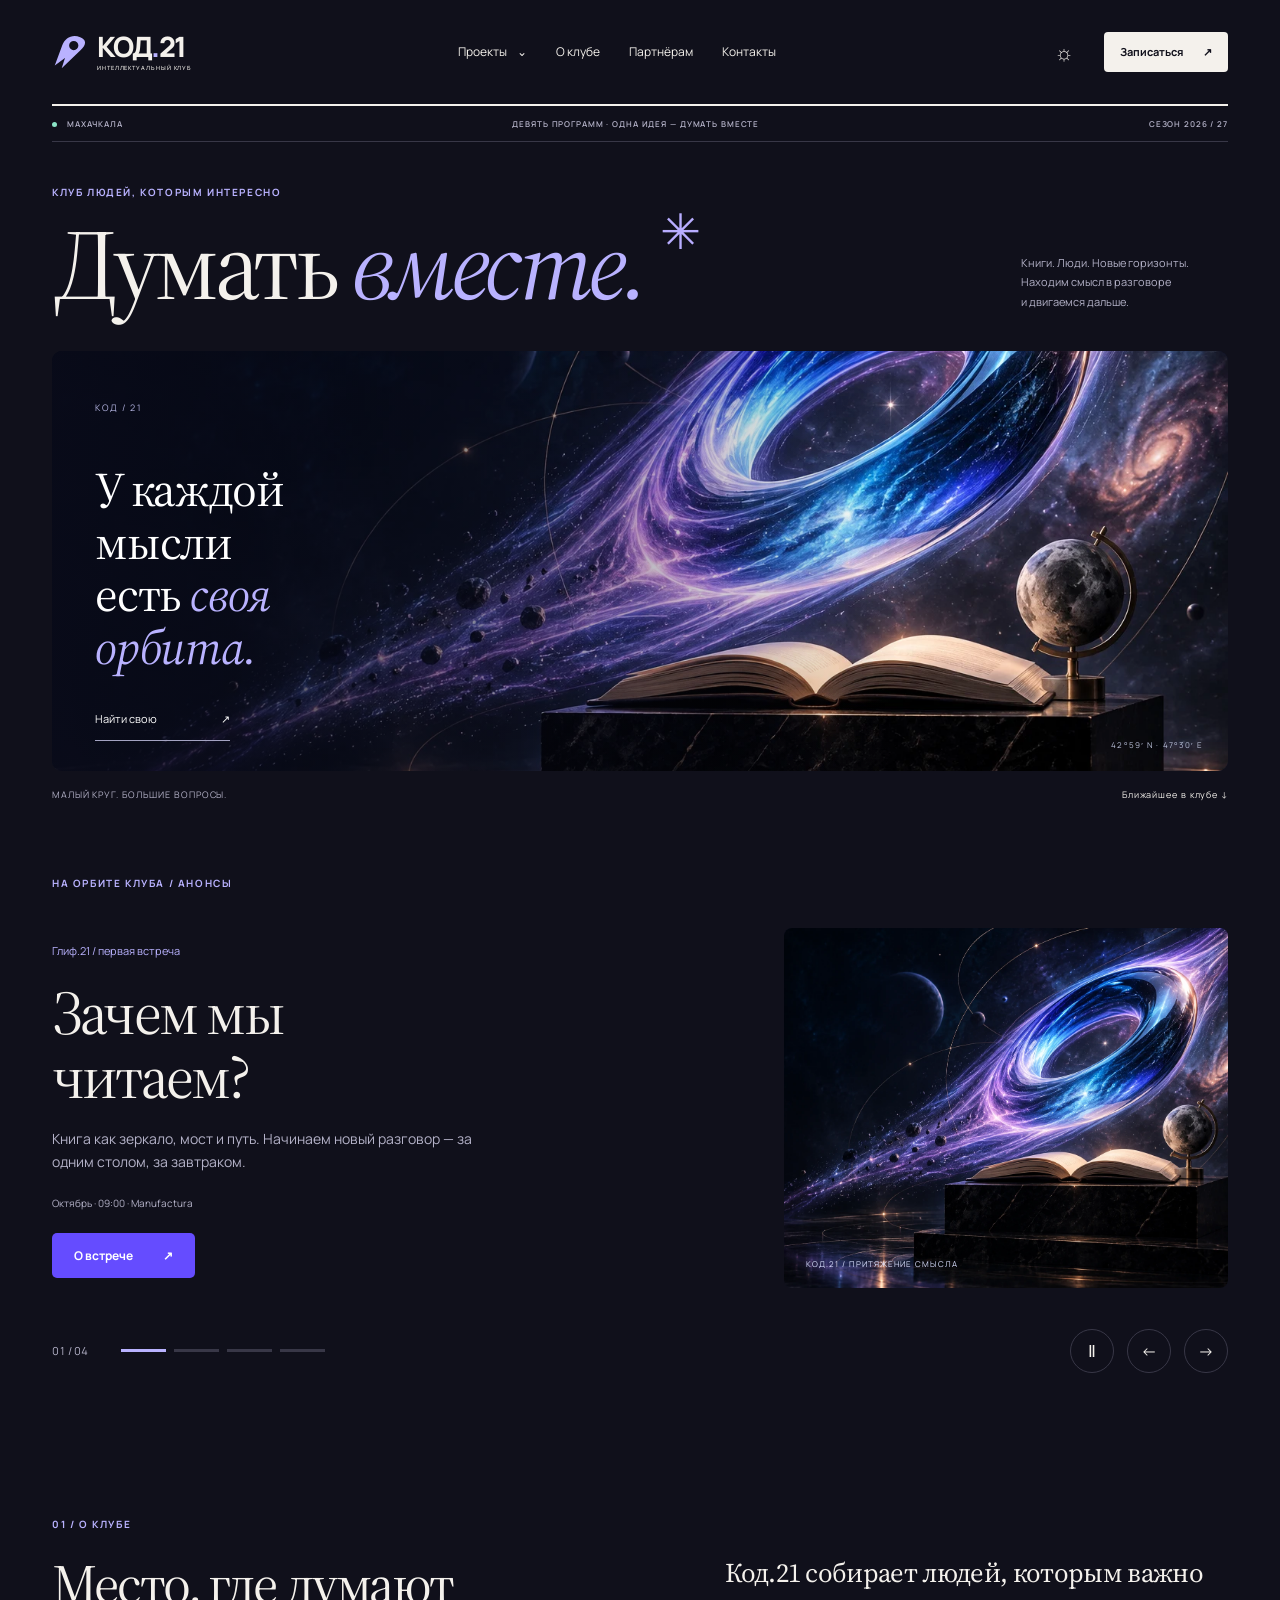
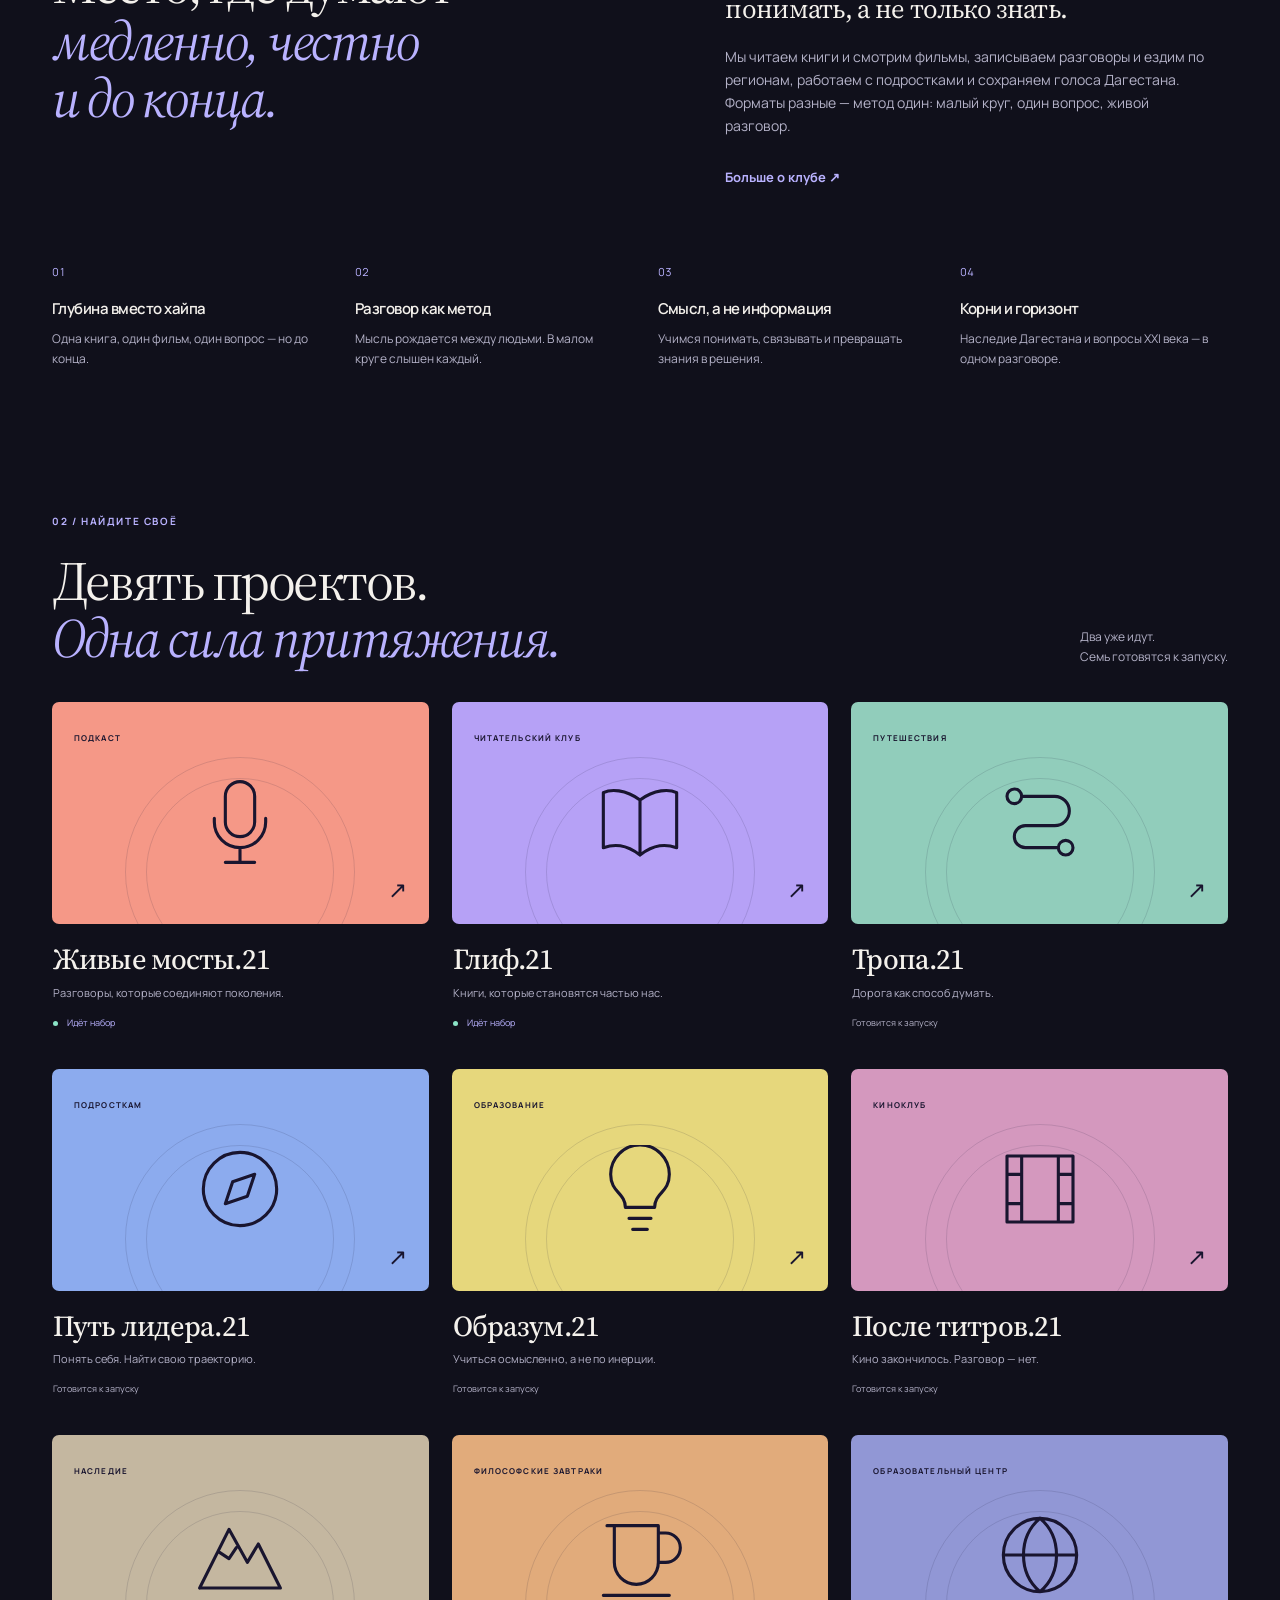
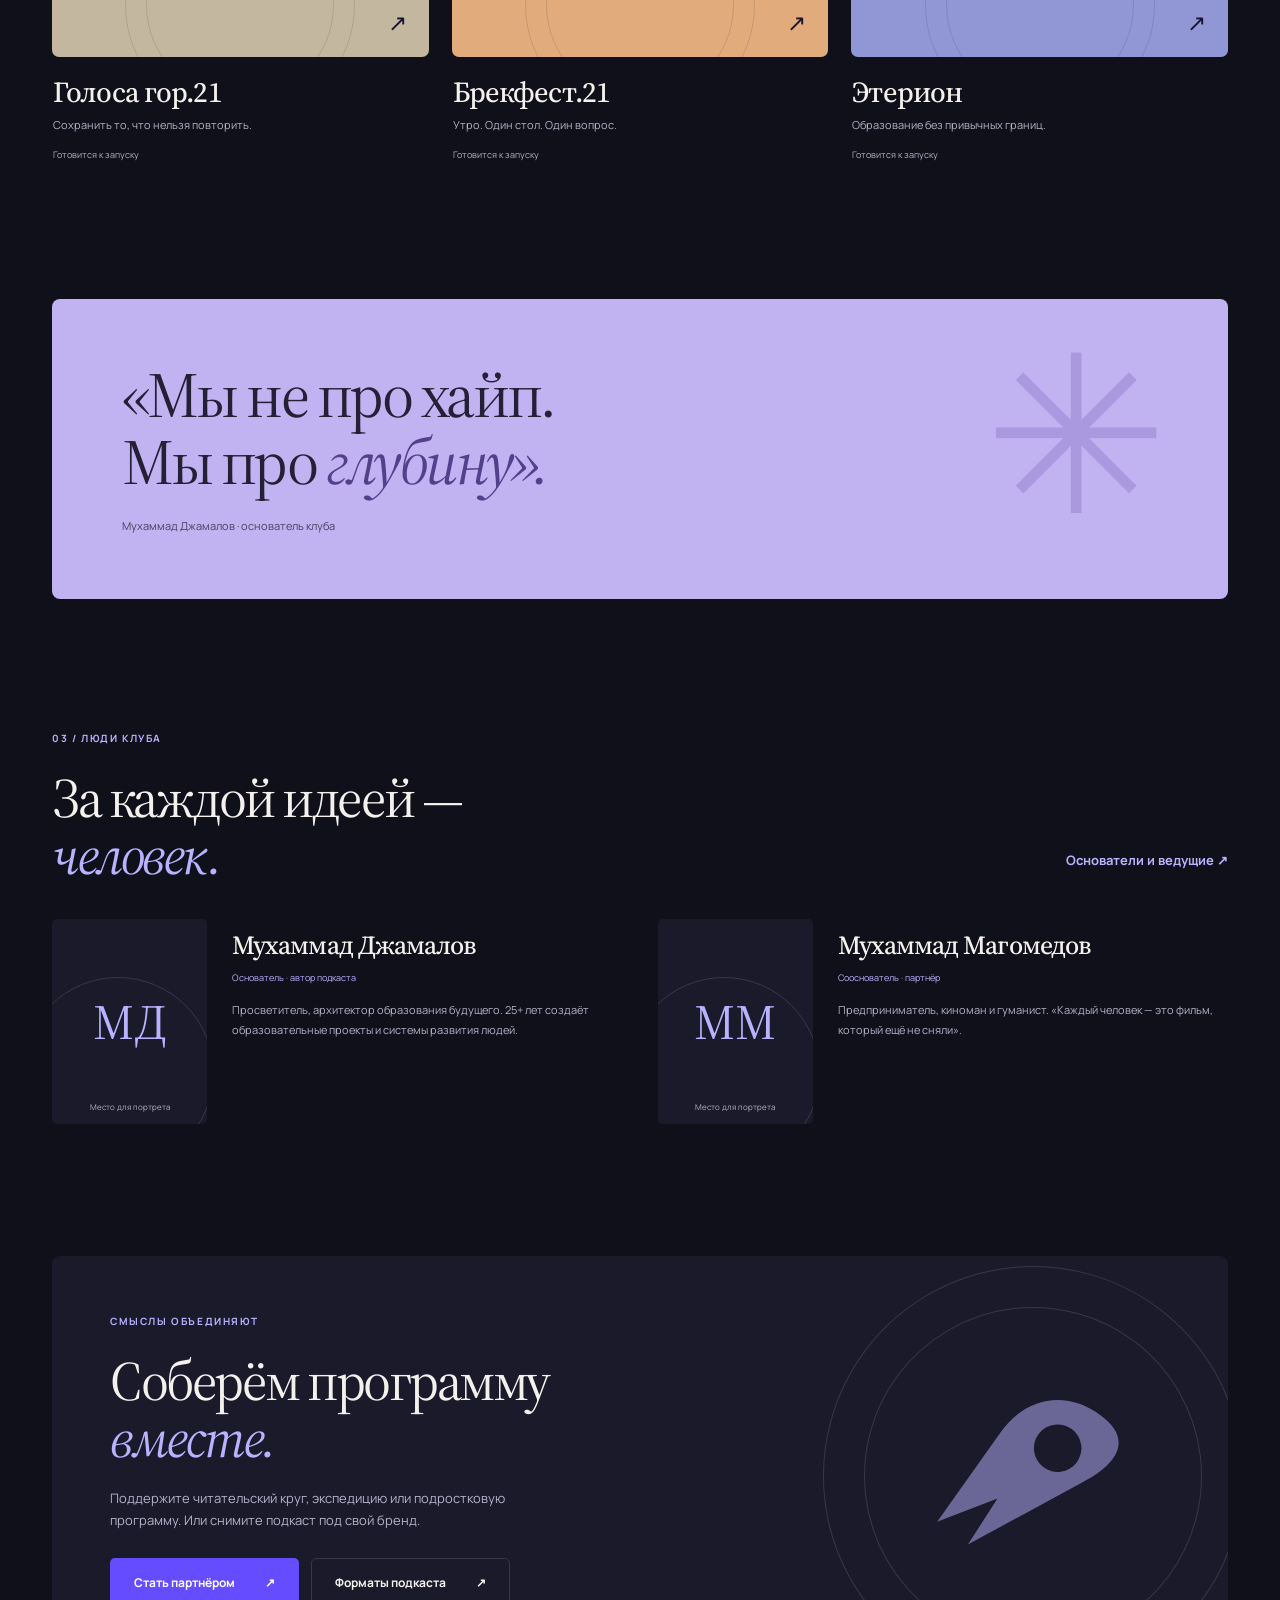
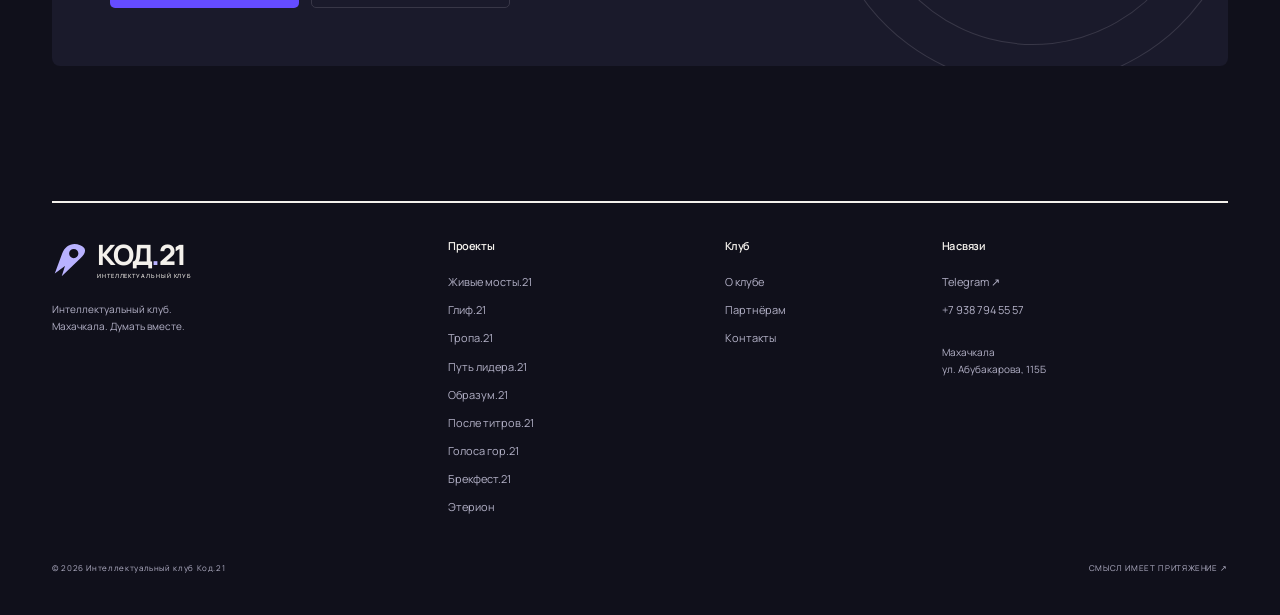
<file: index.html>
<!doctype html>
<html lang="ru" data-theme="dark"><head>
<meta charset="utf-8"><meta name="viewport" content="width=device-width, initial-scale=1">
<meta name="description" content="Интеллектуальный клуб в Махачкале. Девять программ вокруг одной идеи — думать вместе.">
<meta property="og:title" content="Код.21 — думать вместе"><meta property="og:description" content="Интеллектуальный клуб в Махачкале. Девять программ вокруг одной идеи — думать вместе."><meta property="og:type" content="website"><meta property="og:image" content="/assets/social.jpg">
<meta name="theme-color" content="#10101b"><title>Код.21 — думать вместе</title><link rel="icon" href="/assets/favicon.svg" type="image/svg+xml">
<link rel="preconnect" href="https://fonts.googleapis.com"><link rel="preconnect" href="https://fonts.gstatic.com" crossorigin><link href="https://fonts.googleapis.com/css2?family=Manrope:wght@400;500;600;700;800&family=Source+Serif+4:ital,wght@0,400;0,500;0,600;1,400;1,500&display=swap" rel="stylesheet">
<script>try{document.documentElement.dataset.theme=localStorage.getItem('kod21-theme')||'dark'}catch(e){}</script>
<link rel="stylesheet" href="/hybrid.css"><script src="/app.js" defer></script></head>
<body><a class="skip" href="#main">Перейти к содержанию</a><div id="app"><p class="loading">КОД.21 · Открываем пространство для мысли…</p></div><noscript>Включите JavaScript для просмотра сайта. Связаться с клубом: <a href="https://t.me/code21">Telegram @code21</a>.</noscript></body></html>
</file>
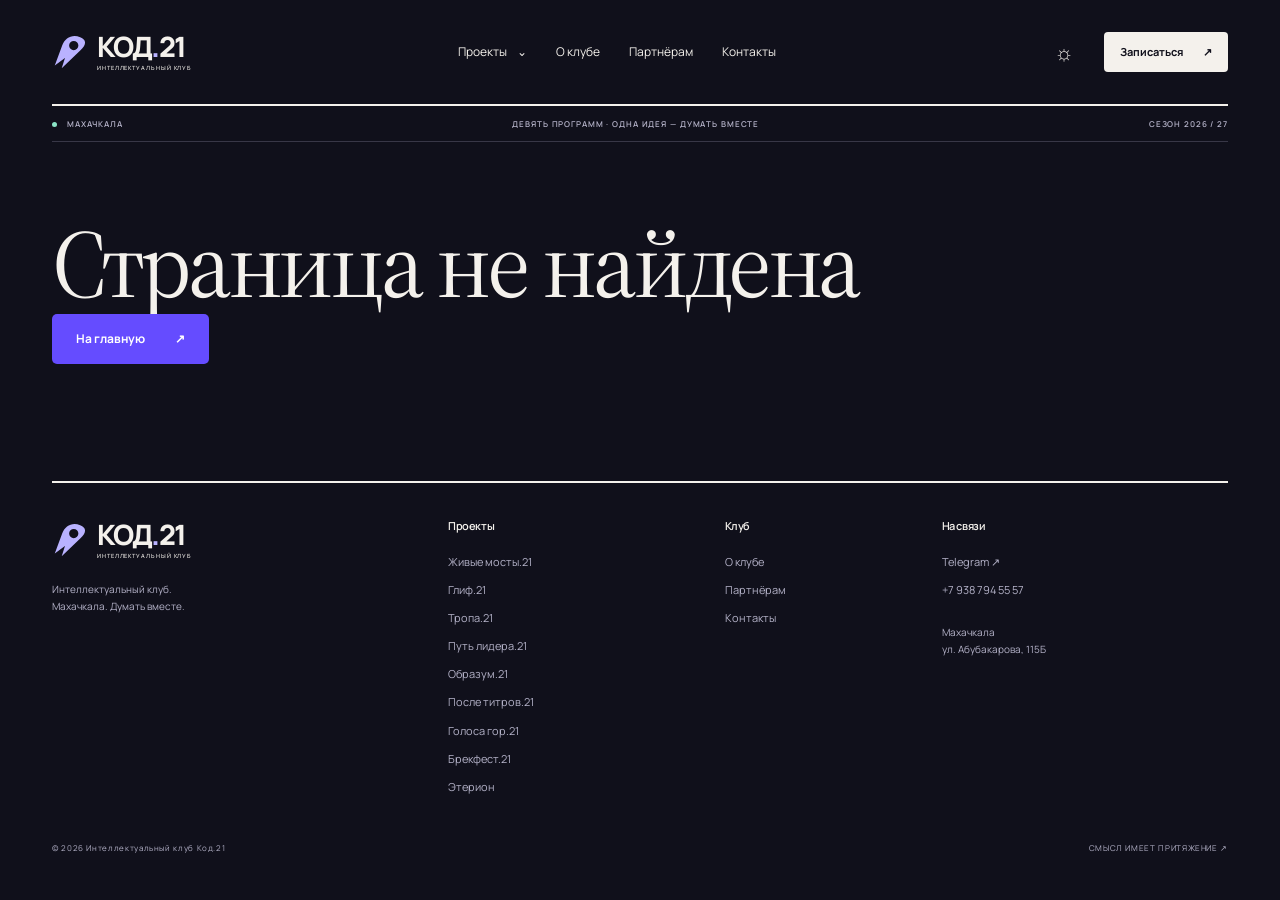
<file: about/index.html>
<!doctype html>
<html lang="ru" data-theme="dark"><head>
<meta charset="utf-8"><meta name="viewport" content="width=device-width, initial-scale=1">
<meta name="description" content="Философия, основатели и ведущие интеллектуального клуба Код.21.">
<meta property="og:title" content="О клубе — Код.21"><meta property="og:description" content="Философия, основатели и ведущие интеллектуального клуба Код.21."><meta property="og:type" content="website"><meta property="og:image" content="/assets/social.jpg">
<meta name="theme-color" content="#10101b"><title>О клубе — Код.21</title><link rel="icon" href="/assets/favicon.svg" type="image/svg+xml">
<link rel="preconnect" href="https://fonts.googleapis.com"><link rel="preconnect" href="https://fonts.gstatic.com" crossorigin><link href="https://fonts.googleapis.com/css2?family=Manrope:wght@400;500;600;700;800&family=Source+Serif+4:ital,wght@0,400;0,500;0,600;1,400;1,500&display=swap" rel="stylesheet">
<script>try{document.documentElement.dataset.theme=localStorage.getItem('kod21-theme')||'dark'}catch(e){}</script>
<link rel="stylesheet" href="/hybrid.css"><script src="/app.js" defer></script></head>
<body><a class="skip" href="#main">Перейти к содержанию</a><div id="app"><p class="loading">КОД.21 · Открываем пространство для мысли…</p></div><noscript>Включите JavaScript для просмотра сайта. Связаться с клубом: <a href="https://t.me/code21">Telegram @code21</a>.</noscript></body></html>
</file>
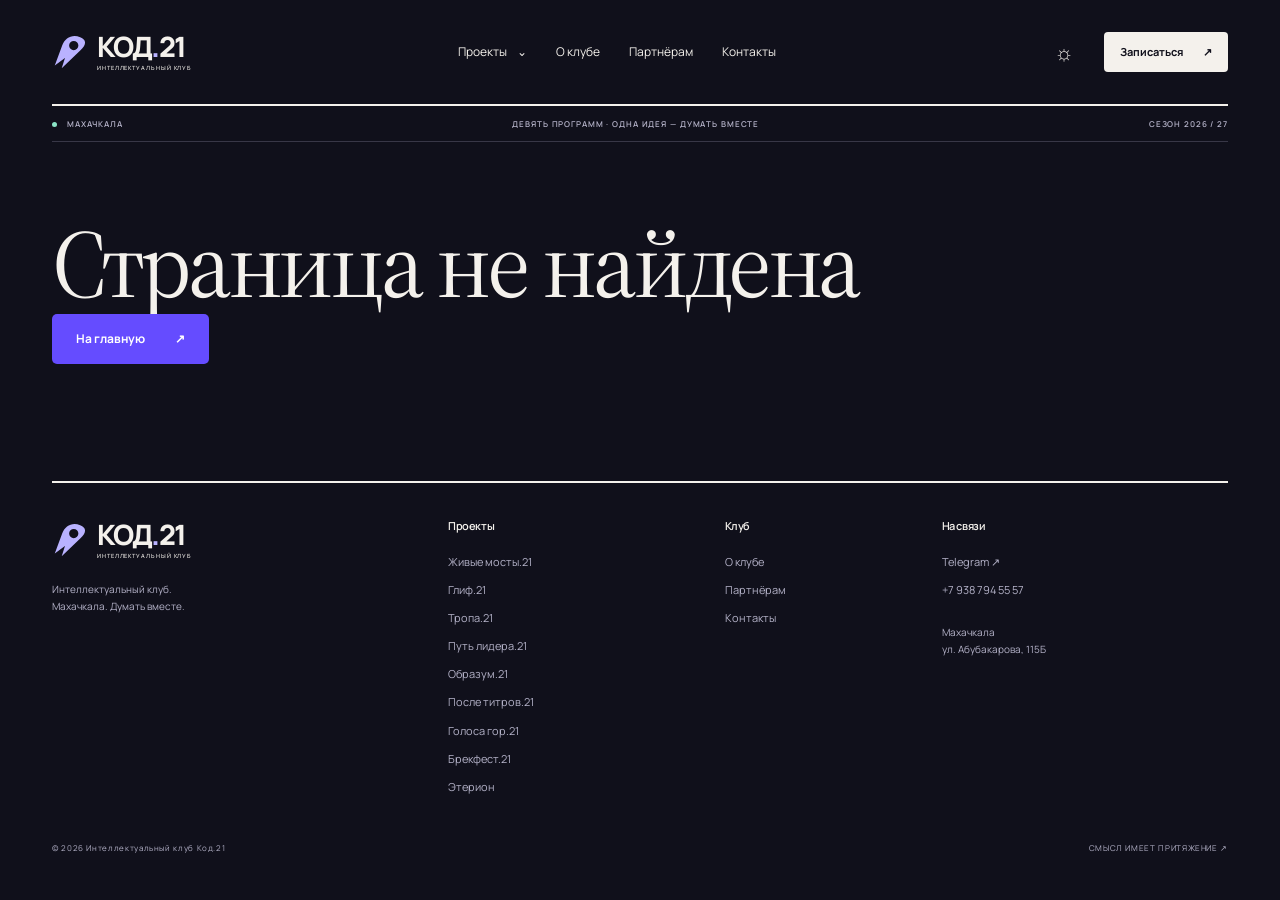
<file: breakfast/index.html>
<!doctype html>
<html lang="ru" data-theme="dark"><head>
<meta charset="utf-8"><meta name="viewport" content="width=device-width, initial-scale=1">
<meta name="description" content="Философские завтраки о смыслах — короткий формат для тех, кому важно начать неделю с мысли, а не с ленты.">
<meta property="og:title" content="Брекфест.21 — Код.21"><meta property="og:description" content="Философские завтраки о смыслах — короткий формат для тех, кому важно начать неделю с мысли, а не с ленты."><meta property="og:type" content="website"><meta property="og:image" content="/assets/social.jpg">
<meta name="theme-color" content="#10101b"><title>Брекфест.21 — Код.21</title><link rel="icon" href="/assets/favicon.svg" type="image/svg+xml">
<link rel="preconnect" href="https://fonts.googleapis.com"><link rel="preconnect" href="https://fonts.gstatic.com" crossorigin><link href="https://fonts.googleapis.com/css2?family=Manrope:wght@400;500;600;700;800&family=Source+Serif+4:ital,wght@0,400;0,500;0,600;1,400;1,500&display=swap" rel="stylesheet">
<script>try{document.documentElement.dataset.theme=localStorage.getItem('kod21-theme')||'dark'}catch(e){}</script>
<link rel="stylesheet" href="/hybrid.css"><script src="/app.js" defer></script></head>
<body><a class="skip" href="#main">Перейти к содержанию</a><div id="app"><p class="loading">КОД.21 · Открываем пространство для мысли…</p></div><noscript>Включите JavaScript для просмотра сайта. Связаться с клубом: <a href="https://t.me/code21">Telegram @code21</a>.</noscript></body></html>
</file>
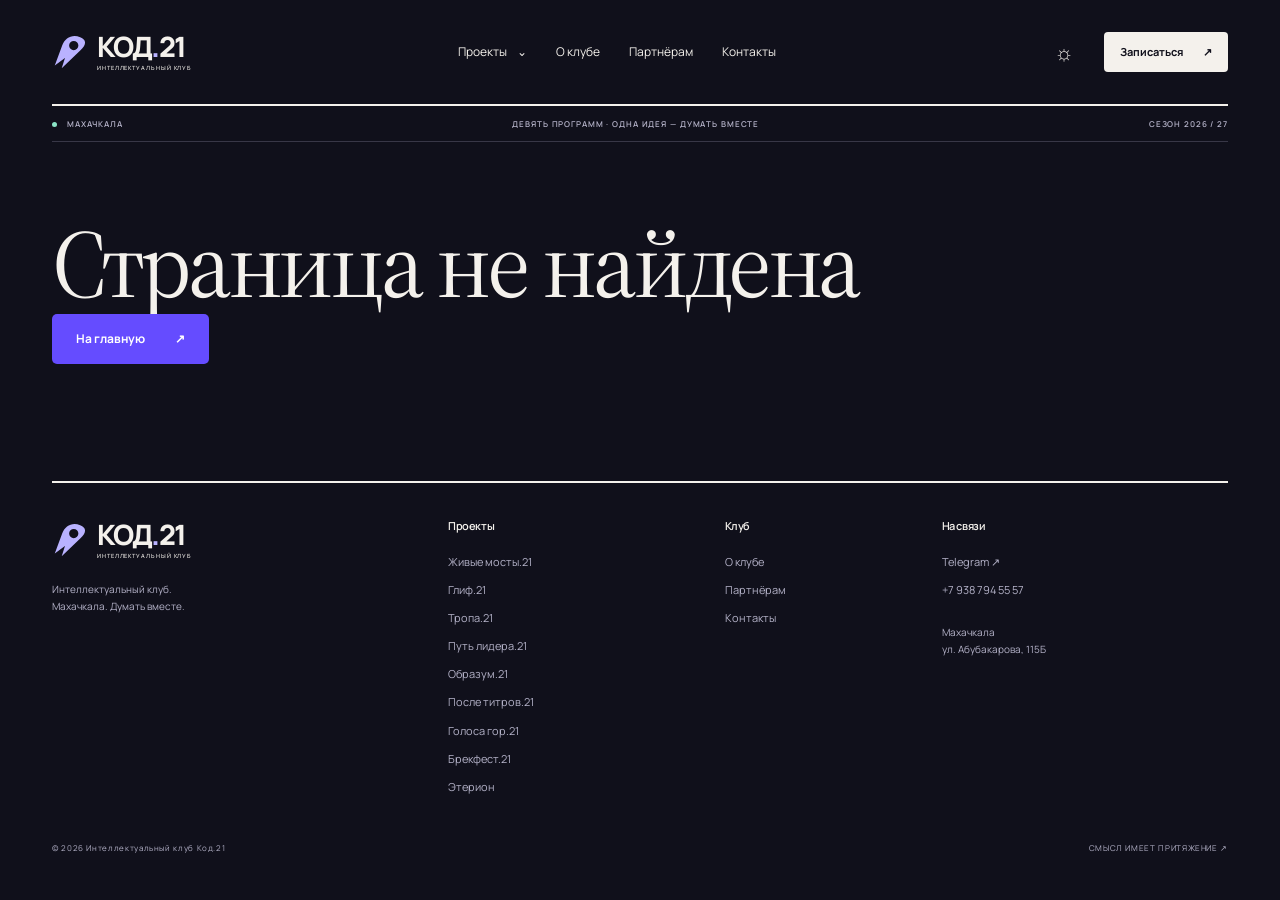
<file: bridges/index.html>
<!doctype html>
<html lang="ru" data-theme="dark"><head>
<meta charset="utf-8"><meta name="viewport" content="width=device-width, initial-scale=1">
<meta name="description" content="Подкаст о смыслах, поколениях и развитии. Раскрываем людей и создаём истории, которые остаются с аудиторией.">
<meta property="og:title" content="Живые мосты.21 — Код.21"><meta property="og:description" content="Подкаст о смыслах, поколениях и развитии. Раскрываем людей и создаём истории, которые остаются с аудиторией."><meta property="og:type" content="website"><meta property="og:image" content="/assets/social.jpg">
<meta name="theme-color" content="#10101b"><title>Живые мосты.21 — Код.21</title><link rel="icon" href="/assets/favicon.svg" type="image/svg+xml">
<link rel="preconnect" href="https://fonts.googleapis.com"><link rel="preconnect" href="https://fonts.gstatic.com" crossorigin><link href="https://fonts.googleapis.com/css2?family=Manrope:wght@400;500;600;700;800&family=Source+Serif+4:ital,wght@0,400;0,500;0,600;1,400;1,500&display=swap" rel="stylesheet">
<script>try{document.documentElement.dataset.theme=localStorage.getItem('kod21-theme')||'dark'}catch(e){}</script>
<link rel="stylesheet" href="/hybrid.css"><script src="/app.js" defer></script></head>
<body><a class="skip" href="#main">Перейти к содержанию</a><div id="app"><p class="loading">КОД.21 · Открываем пространство для мысли…</p></div><noscript>Включите JavaScript для просмотра сайта. Связаться с клубом: <a href="https://t.me/code21">Telegram @code21</a>.</noscript></body></html>
</file>
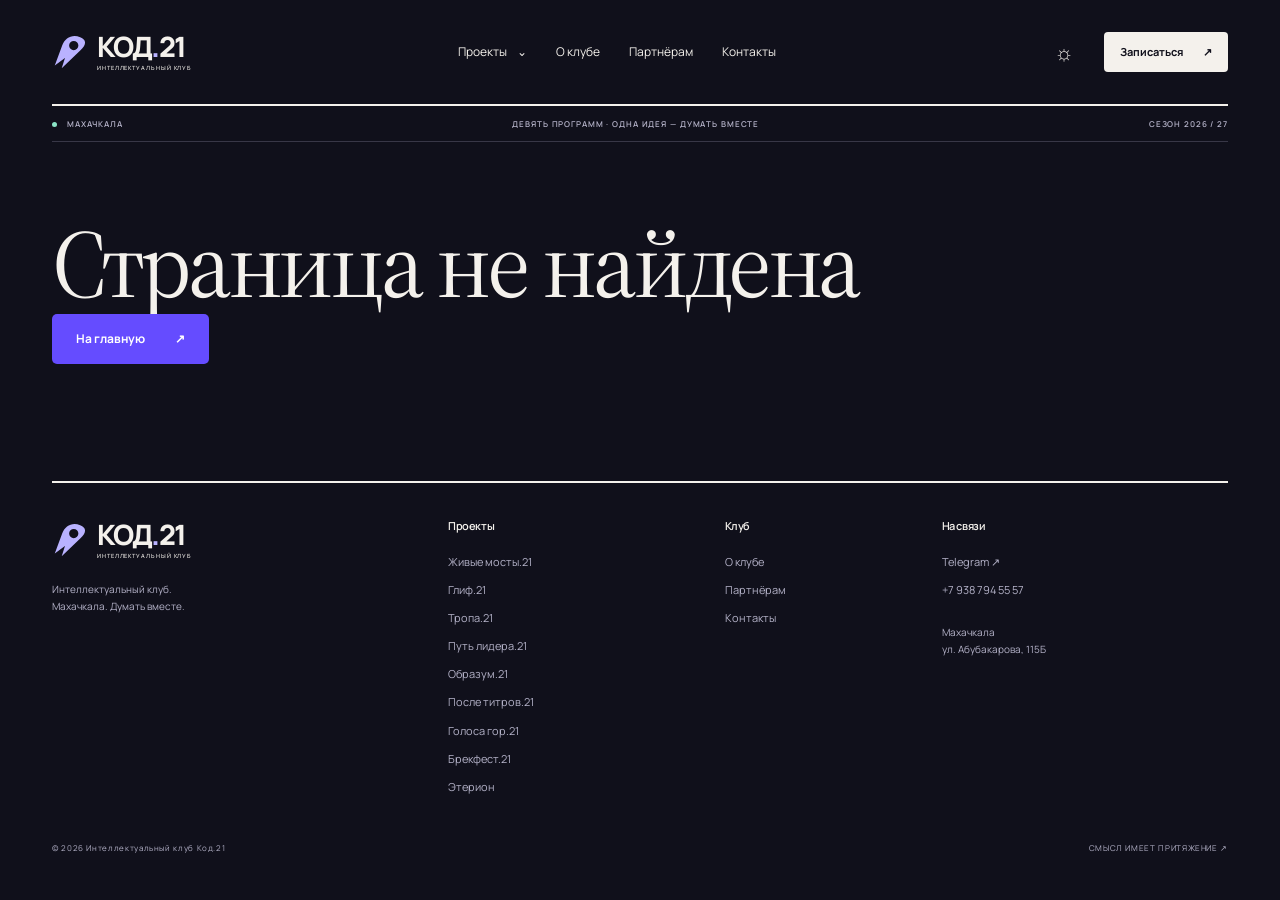
<file: contacts/index.html>
<!doctype html>
<html lang="ru" data-theme="dark"><head>
<meta charset="utf-8"><meta name="viewport" content="width=device-width, initial-scale=1">
<meta name="description" content="Запись в клуб, Telegram @code21, встречи в Махачкале.">
<meta property="og:title" content="Контакты — Код.21"><meta property="og:description" content="Запись в клуб, Telegram @code21, встречи в Махачкале."><meta property="og:type" content="website"><meta property="og:image" content="/assets/social.jpg">
<meta name="theme-color" content="#10101b"><title>Контакты — Код.21</title><link rel="icon" href="/assets/favicon.svg" type="image/svg+xml">
<link rel="preconnect" href="https://fonts.googleapis.com"><link rel="preconnect" href="https://fonts.gstatic.com" crossorigin><link href="https://fonts.googleapis.com/css2?family=Manrope:wght@400;500;600;700;800&family=Source+Serif+4:ital,wght@0,400;0,500;0,600;1,400;1,500&display=swap" rel="stylesheet">
<script>try{document.documentElement.dataset.theme=localStorage.getItem('kod21-theme')||'dark'}catch(e){}</script>
<link rel="stylesheet" href="/hybrid.css"><script src="/app.js" defer></script></head>
<body><a class="skip" href="#main">Перейти к содержанию</a><div id="app"><p class="loading">КОД.21 · Открываем пространство для мысли…</p></div><noscript>Включите JavaScript для просмотра сайта. Связаться с клубом: <a href="https://t.me/code21">Telegram @code21</a>.</noscript></body></html>
</file>
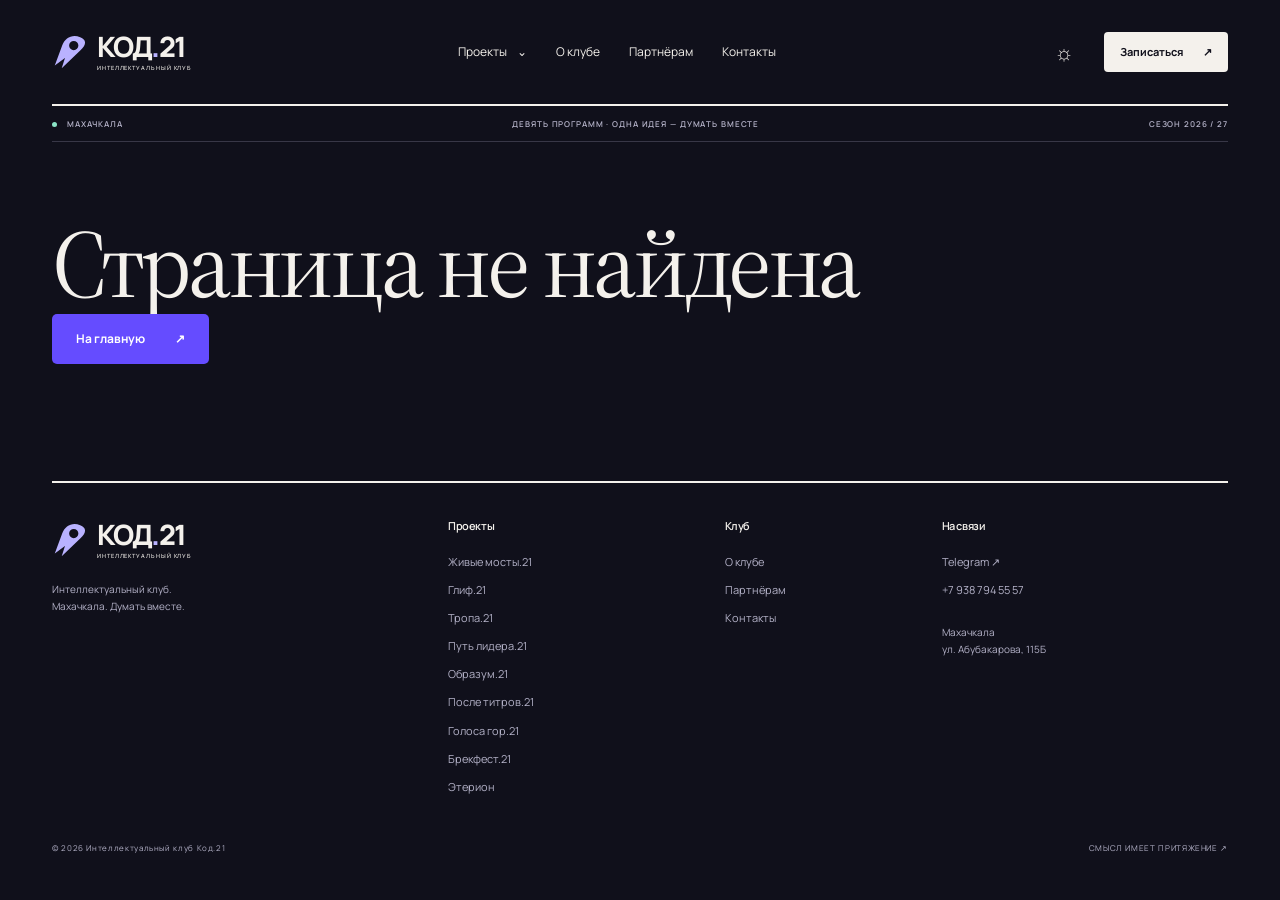
<file: credits/index.html>
<!doctype html>
<html lang="ru" data-theme="dark"><head>
<meta charset="utf-8"><meta name="viewport" content="width=device-width, initial-scale=1">
<meta name="description" content="Смотрим фильм и остаёмся, когда пошли титры. Разговор о том, что фильм сделал с нами, о чувствах, выборе и смыслах.">
<meta property="og:title" content="После титров.21 — Код.21"><meta property="og:description" content="Смотрим фильм и остаёмся, когда пошли титры. Разговор о том, что фильм сделал с нами, о чувствах, выборе и смыслах."><meta property="og:type" content="website"><meta property="og:image" content="/assets/social.jpg">
<meta name="theme-color" content="#10101b"><title>После титров.21 — Код.21</title><link rel="icon" href="/assets/favicon.svg" type="image/svg+xml">
<link rel="preconnect" href="https://fonts.googleapis.com"><link rel="preconnect" href="https://fonts.gstatic.com" crossorigin><link href="https://fonts.googleapis.com/css2?family=Manrope:wght@400;500;600;700;800&family=Source+Serif+4:ital,wght@0,400;0,500;0,600;1,400;1,500&display=swap" rel="stylesheet">
<script>try{document.documentElement.dataset.theme=localStorage.getItem('kod21-theme')||'dark'}catch(e){}</script>
<link rel="stylesheet" href="/hybrid.css"><script src="/app.js" defer></script></head>
<body><a class="skip" href="#main">Перейти к содержанию</a><div id="app"><p class="loading">КОД.21 · Открываем пространство для мысли…</p></div><noscript>Включите JavaScript для просмотра сайта. Связаться с клубом: <a href="https://t.me/code21">Telegram @code21</a>.</noscript></body></html>
</file>
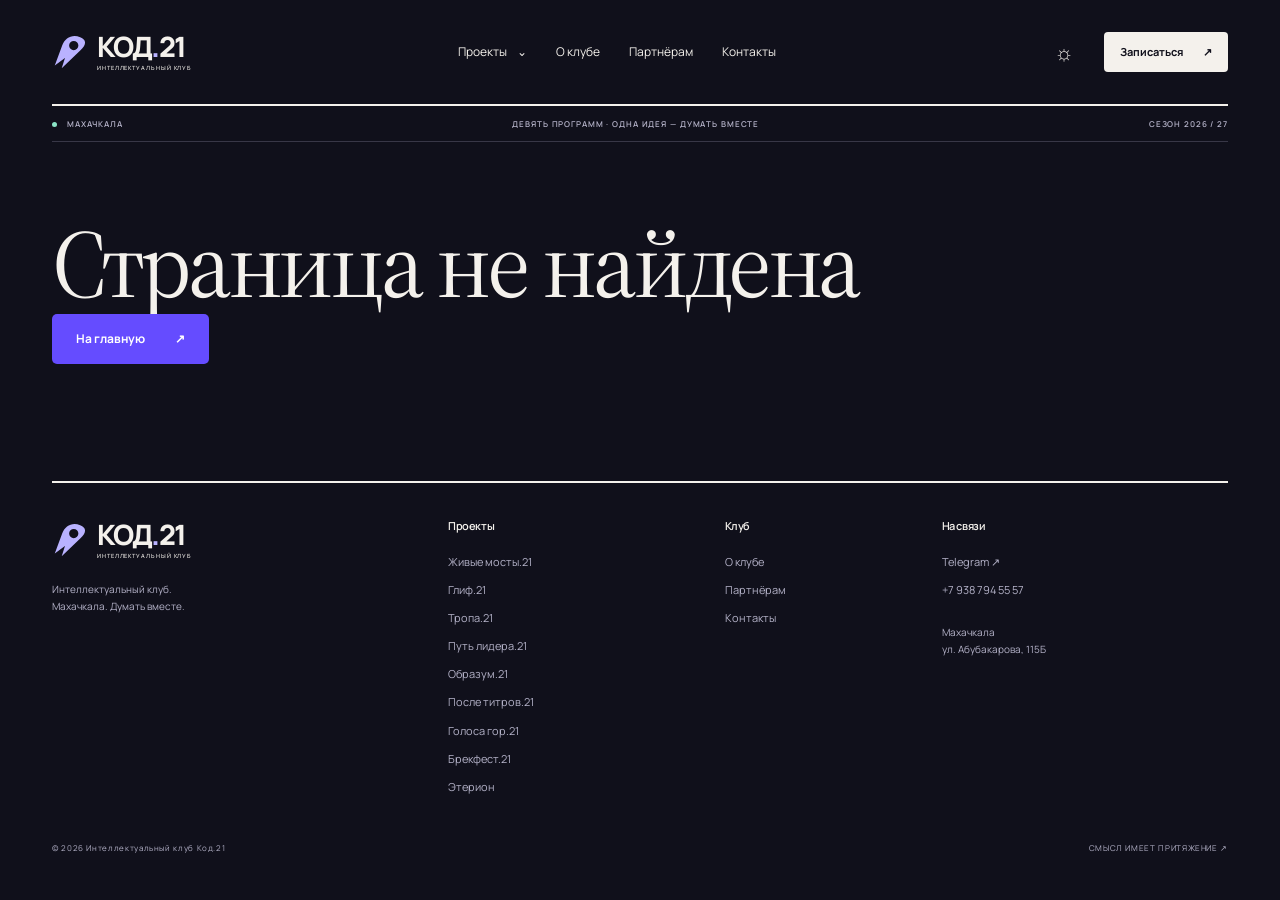
<file: eterion/index.html>
<!doctype html>
<html lang="ru" data-theme="dark"><head>
<meta charset="utf-8"><meta name="viewport" content="width=device-width, initial-scale=1">
<meta name="description" content="Международный образовательный центр нового типа. Программы Код.21 собираются в целостную среду: курсы, резиденции, партнёрства с университетами и школами.">
<meta property="og:title" content="Этерион — Код.21"><meta property="og:description" content="Международный образовательный центр нового типа. Программы Код.21 собираются в целостную среду: курсы, резиденции, партнёрства с университетами и школами."><meta property="og:type" content="website"><meta property="og:image" content="/assets/social.jpg">
<meta name="theme-color" content="#10101b"><title>Этерион — Код.21</title><link rel="icon" href="/assets/favicon.svg" type="image/svg+xml">
<link rel="preconnect" href="https://fonts.googleapis.com"><link rel="preconnect" href="https://fonts.gstatic.com" crossorigin><link href="https://fonts.googleapis.com/css2?family=Manrope:wght@400;500;600;700;800&family=Source+Serif+4:ital,wght@0,400;0,500;0,600;1,400;1,500&display=swap" rel="stylesheet">
<script>try{document.documentElement.dataset.theme=localStorage.getItem('kod21-theme')||'dark'}catch(e){}</script>
<link rel="stylesheet" href="/hybrid.css"><script src="/app.js" defer></script></head>
<body><a class="skip" href="#main">Перейти к содержанию</a><div id="app"><p class="loading">КОД.21 · Открываем пространство для мысли…</p></div><noscript>Включите JavaScript для просмотра сайта. Связаться с клубом: <a href="https://t.me/code21">Telegram @code21</a>.</noscript></body></html>
</file>
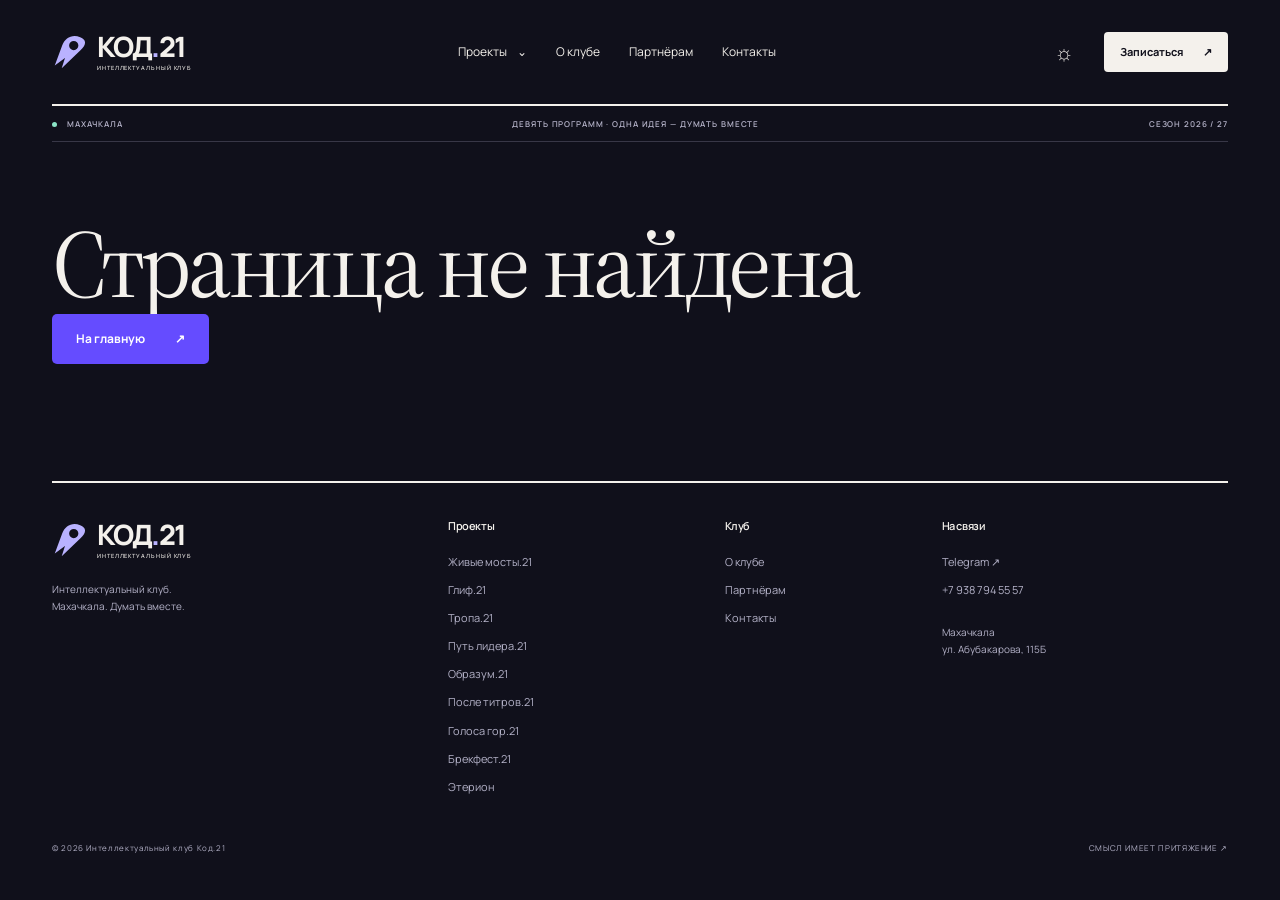
<file: gliph/index.html>
<!doctype html>
<html lang="ru" data-theme="dark"><head>
<meta charset="utf-8"><meta name="viewport" content="width=device-width, initial-scale=1">
<meta name="description" content="Читательский клуб осмысленного чтения. Одна книга, малый круг и разговор, который не заканчивается с последней страницей.">
<meta property="og:title" content="Глиф.21 — Код.21"><meta property="og:description" content="Читательский клуб осмысленного чтения. Одна книга, малый круг и разговор, который не заканчивается с последней страницей."><meta property="og:type" content="website"><meta property="og:image" content="/assets/social.jpg">
<meta name="theme-color" content="#10101b"><title>Глиф.21 — Код.21</title><link rel="icon" href="/assets/favicon.svg" type="image/svg+xml">
<link rel="preconnect" href="https://fonts.googleapis.com"><link rel="preconnect" href="https://fonts.gstatic.com" crossorigin><link href="https://fonts.googleapis.com/css2?family=Manrope:wght@400;500;600;700;800&family=Source+Serif+4:ital,wght@0,400;0,500;0,600;1,400;1,500&display=swap" rel="stylesheet">
<script>try{document.documentElement.dataset.theme=localStorage.getItem('kod21-theme')||'dark'}catch(e){}</script>
<link rel="stylesheet" href="/hybrid.css"><script src="/app.js" defer></script></head>
<body><a class="skip" href="#main">Перейти к содержанию</a><div id="app"><p class="loading">КОД.21 · Открываем пространство для мысли…</p></div><noscript>Включите JavaScript для просмотра сайта. Связаться с клубом: <a href="https://t.me/code21">Telegram @code21</a>.</noscript></body></html>
</file>
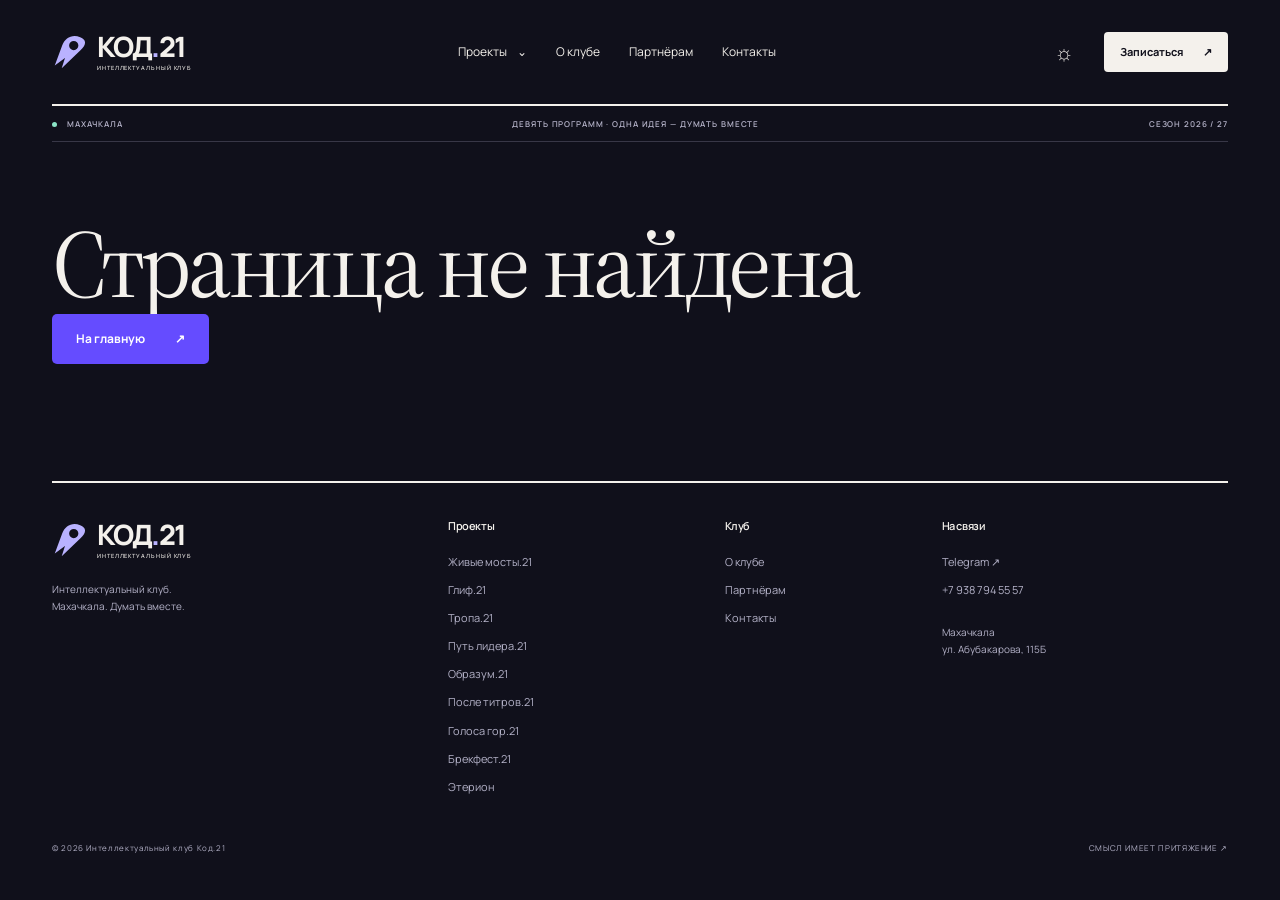
<file: leader/index.html>
<!doctype html>
<html lang="ru" data-theme="dark"><head>
<meta charset="utf-8"><meta name="viewport" content="width=device-width, initial-scale=1">
<meta name="description" content="Программа для подростков о том, как понимать себя, ставить цели и брать ответственность. Честный разговор о характере и выборе.">
<meta property="og:title" content="Путь лидера.21 — Код.21"><meta property="og:description" content="Программа для подростков о том, как понимать себя, ставить цели и брать ответственность. Честный разговор о характере и выборе."><meta property="og:type" content="website"><meta property="og:image" content="/assets/social.jpg">
<meta name="theme-color" content="#10101b"><title>Путь лидера.21 — Код.21</title><link rel="icon" href="/assets/favicon.svg" type="image/svg+xml">
<link rel="preconnect" href="https://fonts.googleapis.com"><link rel="preconnect" href="https://fonts.gstatic.com" crossorigin><link href="https://fonts.googleapis.com/css2?family=Manrope:wght@400;500;600;700;800&family=Source+Serif+4:ital,wght@0,400;0,500;0,600;1,400;1,500&display=swap" rel="stylesheet">
<script>try{document.documentElement.dataset.theme=localStorage.getItem('kod21-theme')||'dark'}catch(e){}</script>
<link rel="stylesheet" href="/hybrid.css"><script src="/app.js" defer></script></head>
<body><a class="skip" href="#main">Перейти к содержанию</a><div id="app"><p class="loading">КОД.21 · Открываем пространство для мысли…</p></div><noscript>Включите JavaScript для просмотра сайта. Связаться с клубом: <a href="https://t.me/code21">Telegram @code21</a>.</noscript></body></html>
</file>
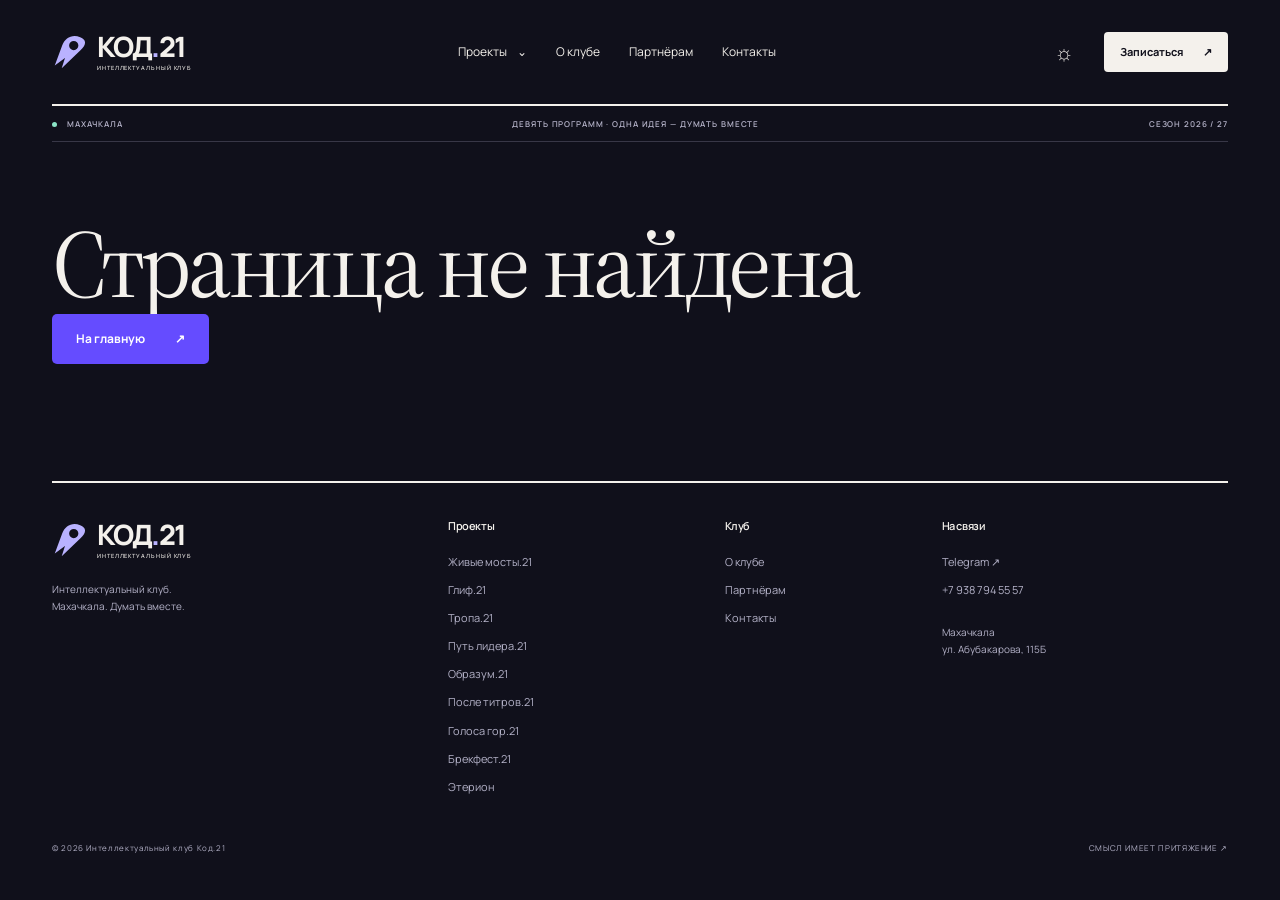
<file: obrazum/index.html>
<!doctype html>
<html lang="ru" data-theme="dark"><head>
<meta charset="utf-8"><meta name="viewport" content="width=device-width, initial-scale=1">
<meta name="description" content="Индивидуальные образовательные траектории: диагностика, маршрут, наставник. Сопровождение человека в его образовании.">
<meta property="og:title" content="Образум.21 — Код.21"><meta property="og:description" content="Индивидуальные образовательные траектории: диагностика, маршрут, наставник. Сопровождение человека в его образовании."><meta property="og:type" content="website"><meta property="og:image" content="/assets/social.jpg">
<meta name="theme-color" content="#10101b"><title>Образум.21 — Код.21</title><link rel="icon" href="/assets/favicon.svg" type="image/svg+xml">
<link rel="preconnect" href="https://fonts.googleapis.com"><link rel="preconnect" href="https://fonts.gstatic.com" crossorigin><link href="https://fonts.googleapis.com/css2?family=Manrope:wght@400;500;600;700;800&family=Source+Serif+4:ital,wght@0,400;0,500;0,600;1,400;1,500&display=swap" rel="stylesheet">
<script>try{document.documentElement.dataset.theme=localStorage.getItem('kod21-theme')||'dark'}catch(e){}</script>
<link rel="stylesheet" href="/hybrid.css"><script src="/app.js" defer></script></head>
<body><a class="skip" href="#main">Перейти к содержанию</a><div id="app"><p class="loading">КОД.21 · Открываем пространство для мысли…</p></div><noscript>Включите JavaScript для просмотра сайта. Связаться с клубом: <a href="https://t.me/code21">Telegram @code21</a>.</noscript></body></html>
</file>
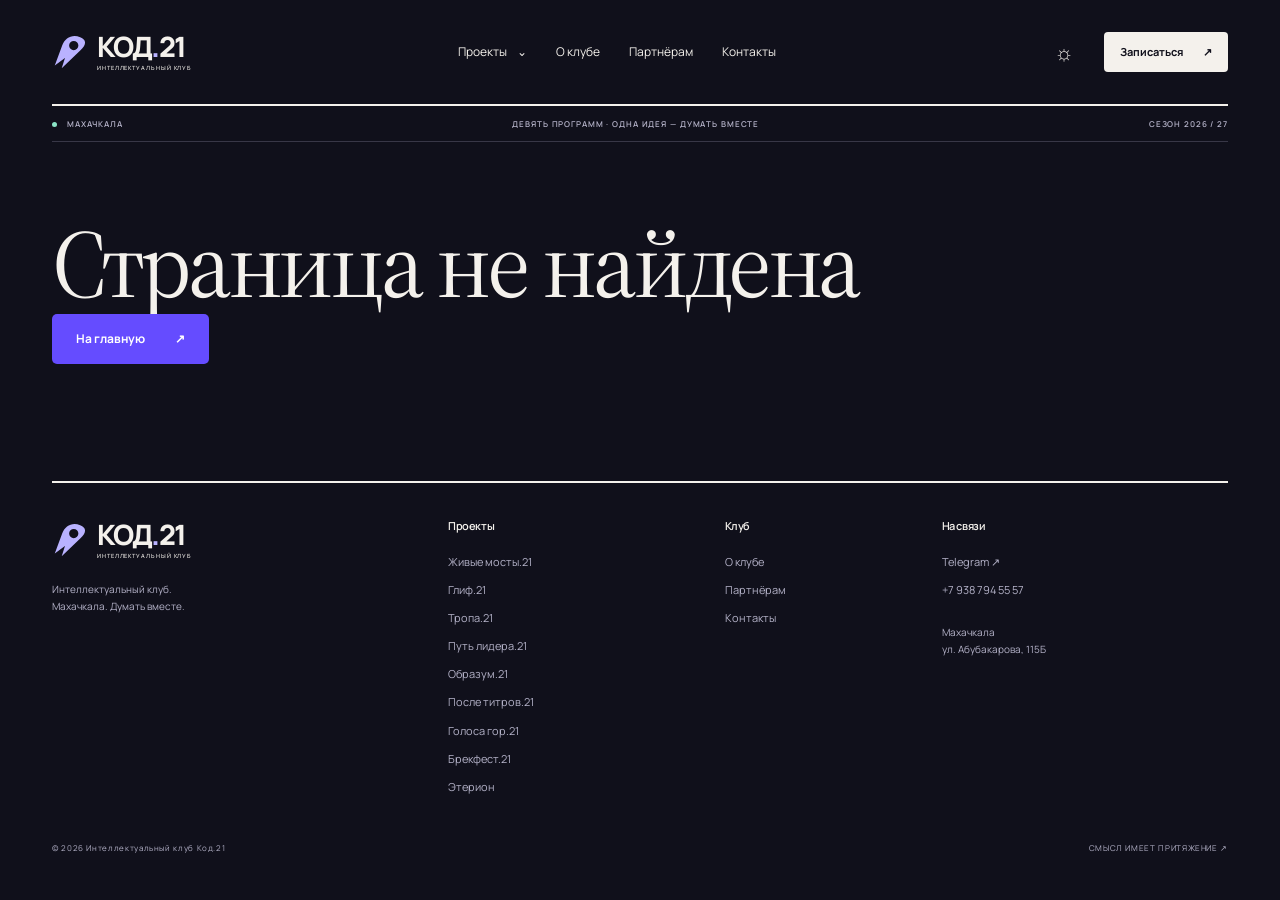
<file: partners/index.html>
<!doctype html>
<html lang="ru" data-theme="dark"><head>
<meta charset="utf-8"><meta name="viewport" content="width=device-width, initial-scale=1">
<meta name="description" content="Поддержите программы клуба или создайте подкаст под задачу вашего бренда.">
<meta property="og:title" content="Партнёрам — Код.21"><meta property="og:description" content="Поддержите программы клуба или создайте подкаст под задачу вашего бренда."><meta property="og:type" content="website"><meta property="og:image" content="/assets/social.jpg">
<meta name="theme-color" content="#10101b"><title>Партнёрам — Код.21</title><link rel="icon" href="/assets/favicon.svg" type="image/svg+xml">
<link rel="preconnect" href="https://fonts.googleapis.com"><link rel="preconnect" href="https://fonts.gstatic.com" crossorigin><link href="https://fonts.googleapis.com/css2?family=Manrope:wght@400;500;600;700;800&family=Source+Serif+4:ital,wght@0,400;0,500;0,600;1,400;1,500&display=swap" rel="stylesheet">
<script>try{document.documentElement.dataset.theme=localStorage.getItem('kod21-theme')||'dark'}catch(e){}</script>
<link rel="stylesheet" href="/hybrid.css"><script src="/app.js" defer></script></head>
<body><a class="skip" href="#main">Перейти к содержанию</a><div id="app"><p class="loading">КОД.21 · Открываем пространство для мысли…</p></div><noscript>Включите JavaScript для просмотра сайта. Связаться с клубом: <a href="https://t.me/code21">Telegram @code21</a>.</noscript></body></html>
</file>
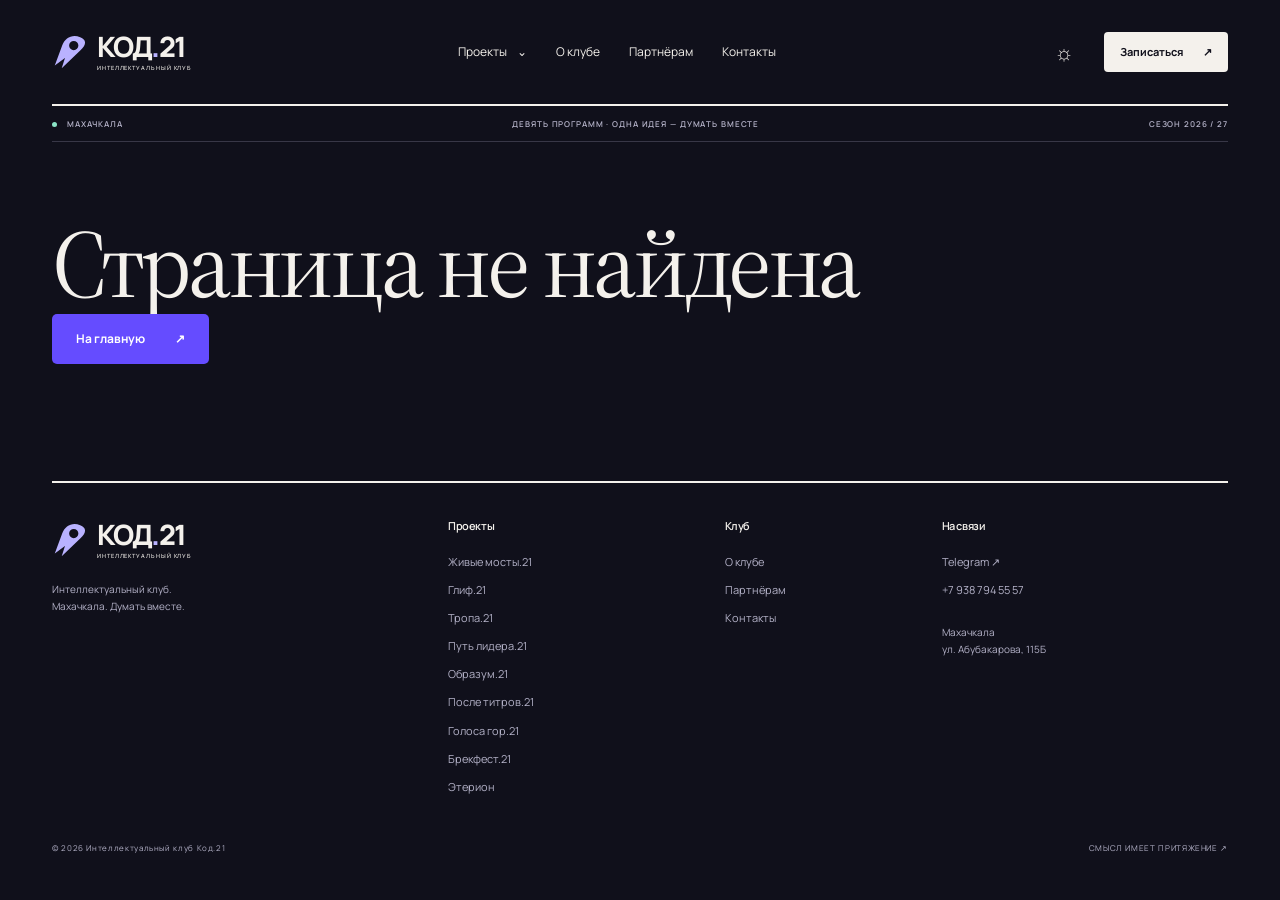
<file: tropa/index.html>
<!doctype html>
<html lang="ru" data-theme="dark"><head>
<meta charset="utf-8"><meta name="viewport" content="width=device-width, initial-scale=1">
<meta name="description" content="Интеллектуальные путешествия по регионам России. Маршрут строится вокруг идей: люди, места и тексты одного региона. С проводниками, книгами и разговорами в пути.">
<meta property="og:title" content="Тропа.21 — Код.21"><meta property="og:description" content="Интеллектуальные путешествия по регионам России. Маршрут строится вокруг идей: люди, места и тексты одного региона. С проводниками, книгами и разговорами в пути."><meta property="og:type" content="website"><meta property="og:image" content="/assets/social.jpg">
<meta name="theme-color" content="#10101b"><title>Тропа.21 — Код.21</title><link rel="icon" href="/assets/favicon.svg" type="image/svg+xml">
<link rel="preconnect" href="https://fonts.googleapis.com"><link rel="preconnect" href="https://fonts.gstatic.com" crossorigin><link href="https://fonts.googleapis.com/css2?family=Manrope:wght@400;500;600;700;800&family=Source+Serif+4:ital,wght@0,400;0,500;0,600;1,400;1,500&display=swap" rel="stylesheet">
<script>try{document.documentElement.dataset.theme=localStorage.getItem('kod21-theme')||'dark'}catch(e){}</script>
<link rel="stylesheet" href="/hybrid.css"><script src="/app.js" defer></script></head>
<body><a class="skip" href="#main">Перейти к содержанию</a><div id="app"><p class="loading">КОД.21 · Открываем пространство для мысли…</p></div><noscript>Включите JavaScript для просмотра сайта. Связаться с клубом: <a href="https://t.me/code21">Telegram @code21</a>.</noscript></body></html>
</file>
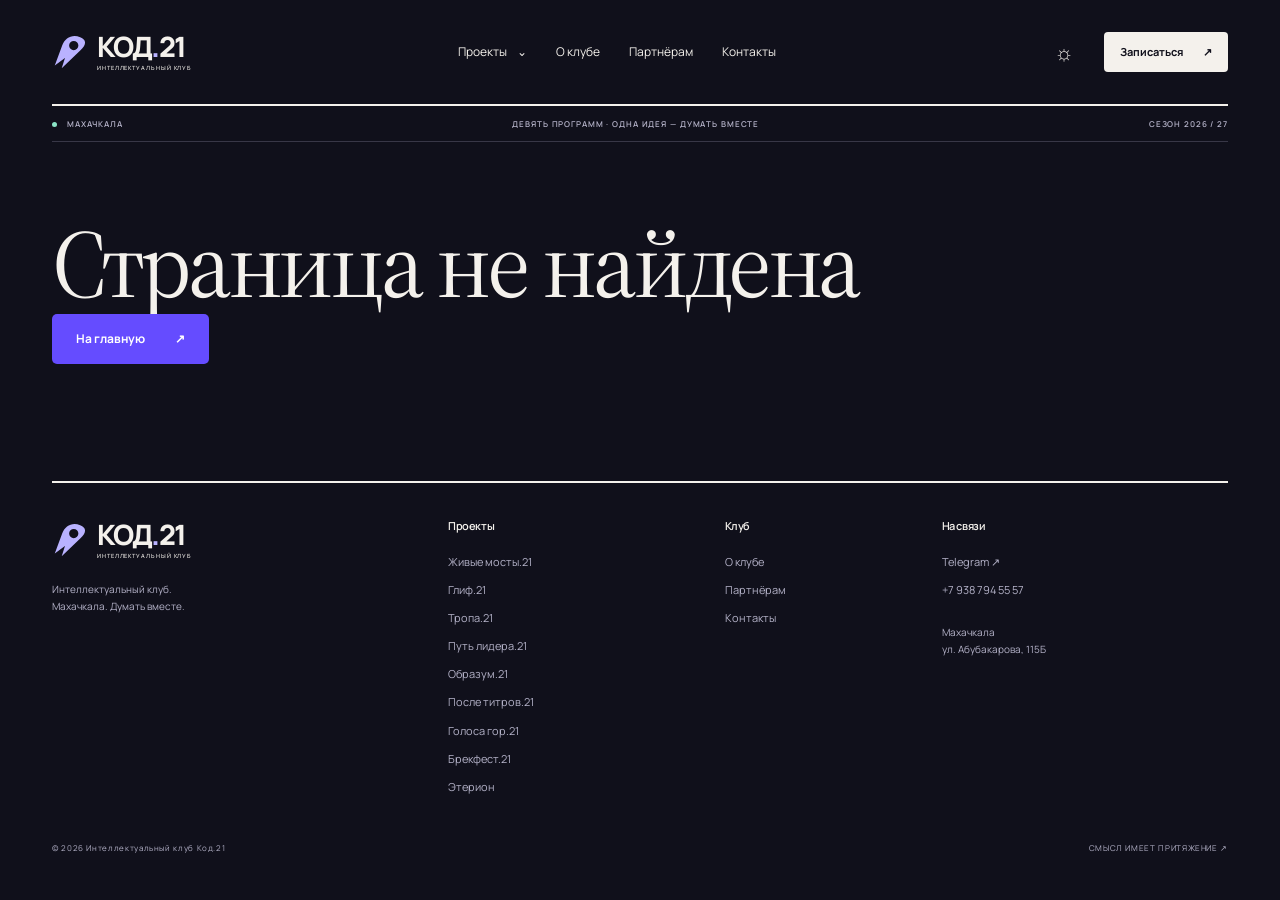
<file: voices/index.html>
<!doctype html>
<html lang="ru" data-theme="dark"><head>
<meta charset="utf-8"><meta name="viewport" content="width=device-width, initial-scale=1">
<meta name="description" content="Записываем голоса, истории и ремёсла Дагестана, пока их носители рядом. Архив, экспедиции и публичные встречи.">
<meta property="og:title" content="Голоса гор.21 — Код.21"><meta property="og:description" content="Записываем голоса, истории и ремёсла Дагестана, пока их носители рядом. Архив, экспедиции и публичные встречи."><meta property="og:type" content="website"><meta property="og:image" content="/assets/social.jpg">
<meta name="theme-color" content="#10101b"><title>Голоса гор.21 — Код.21</title><link rel="icon" href="/assets/favicon.svg" type="image/svg+xml">
<link rel="preconnect" href="https://fonts.googleapis.com"><link rel="preconnect" href="https://fonts.gstatic.com" crossorigin><link href="https://fonts.googleapis.com/css2?family=Manrope:wght@400;500;600;700;800&family=Source+Serif+4:ital,wght@0,400;0,500;0,600;1,400;1,500&display=swap" rel="stylesheet">
<script>try{document.documentElement.dataset.theme=localStorage.getItem('kod21-theme')||'dark'}catch(e){}</script>
<link rel="stylesheet" href="/hybrid.css"><script src="/app.js" defer></script></head>
<body><a class="skip" href="#main">Перейти к содержанию</a><div id="app"><p class="loading">КОД.21 · Открываем пространство для мысли…</p></div><noscript>Включите JavaScript для просмотра сайта. Связаться с клубом: <a href="https://t.me/code21">Telegram @code21</a>.</noscript></body></html>
</file>
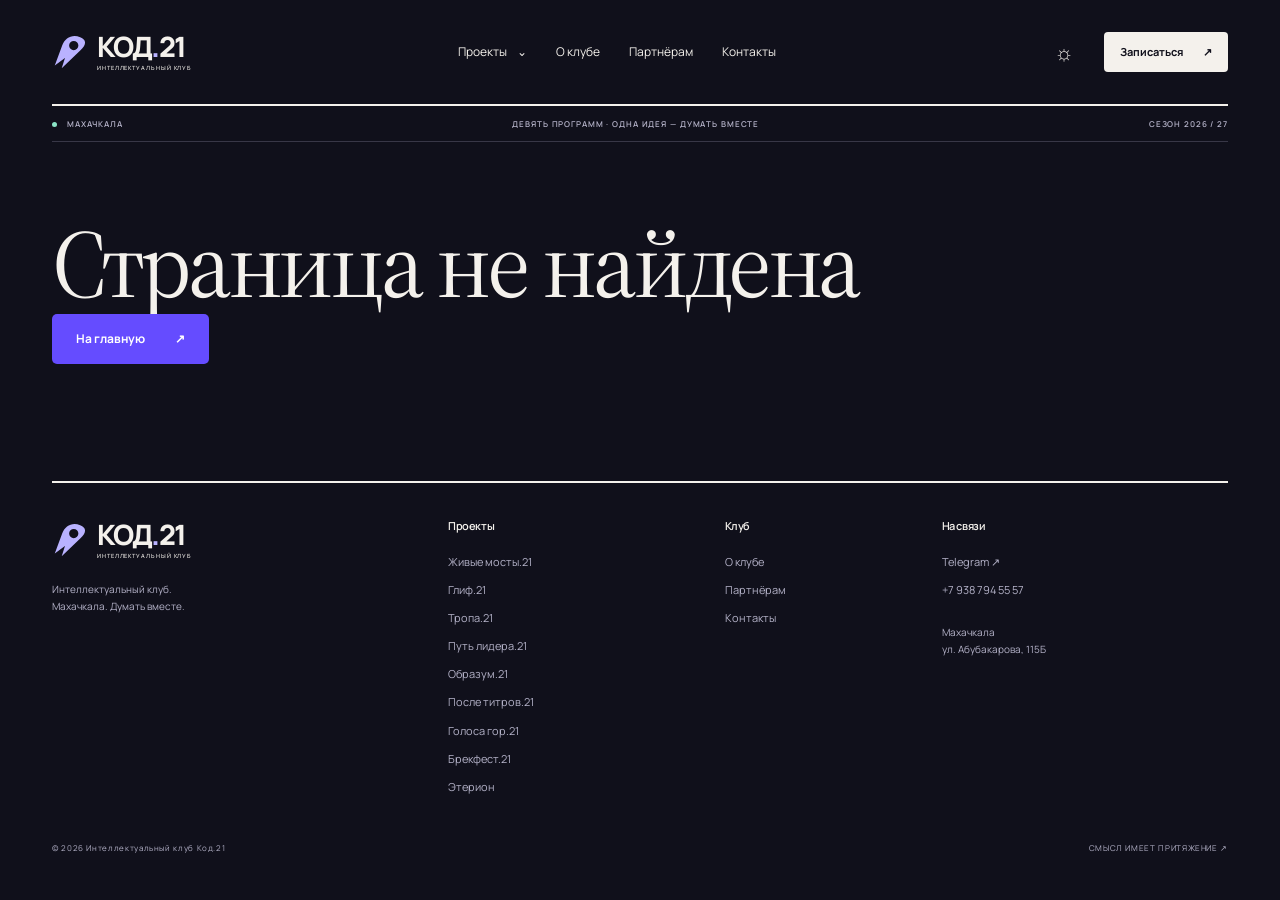
<file: shell.html>
<!doctype html>
<html lang="ru" data-theme="dark"><head>
<meta charset="utf-8"><meta name="viewport" content="width=device-width, initial-scale=1">
<meta name="description" content="Код.21 — интеллектуальный клуб в Махачкале. Девять программ, один метод: малый круг, один вопрос, живой разговор.">
<meta property="og:title" content="Код.21 — думать вместе"><meta property="og:description" content="Книги, разговоры, путешествия и люди, которые меняют оптику."><meta property="og:type" content="website"><meta property="og:image" content="/assets/social.jpg">
<meta name="theme-color" content="#10101b"><title>Код.21 — думать вместе</title><link rel="icon" href="/assets/favicon.svg" type="image/svg+xml">
<link rel="preconnect" href="https://fonts.googleapis.com"><link rel="preconnect" href="https://fonts.gstatic.com" crossorigin><link href="https://fonts.googleapis.com/css2?family=Manrope:wght@400;500;600;700;800&family=Source+Serif+4:ital,wght@0,400;0,500;0,600;1,400;1,500&display=swap" rel="stylesheet">
<script>try{document.documentElement.dataset.theme=localStorage.getItem('kod21-theme')||'dark'}catch(e){}</script>
<link rel="stylesheet" href="/hybrid.css"><script src="/app.js" defer></script></head>
<body><a class="skip" href="#main">Перейти к содержанию</a><div id="app"><p class="loading">КОД.21 · Открываем пространство для мысли…</p></div><noscript>Включите JavaScript для просмотра сайта. Связаться с клубом: <a href="https://t.me/code21">Telegram @code21</a>.</noscript></body></html>
</file>
<file: hybrid.css>
:root{--bg:#10101b;--surface:#1a1a2b;--ink:#f4f1ec;--muted:#b4b2c8;--accent:#b9b2ff;--line:#383747;--violet:#654cff;--font:'Manrope',Arial,sans-serif;--serif:'Source Serif 4',Georgia,serif;color-scheme:dark}html[data-theme=light]{--bg:#f6f4ef;--surface:#eeebe5;--ink:#222039;--muted:#626078;--accent:#5440c8;--line:#d2cddc;color-scheme:light}*{box-sizing:border-box}html{scroll-behavior:smooth;scroll-padding-top:28px}body{margin:0;background:var(--bg);color:var(--ink);font:15px/1.65 var(--font);transition:background .2s,color .2s}a{color:inherit;text-decoration:none}button,input,textarea{font:inherit}button,a,input,textarea,summary{-webkit-tap-highlight-color:transparent}button{cursor:pointer}button:disabled{cursor:default}a,button{touch-action:manipulation}button{color:inherit}h1,h2,h3,p{margin:0}p+p{margin-top:17px}h1,h2,blockquote{font-family:var(--serif);font-weight:400;letter-spacing:-.045em;line-height:1.04}h1{font-size:clamp(56px,7.5vw,104px)}h2{font-size:clamp(37px,4.3vw,60px)}h3{font-size:22px;line-height:1.25;font-weight:600;letter-spacing:-.035em}em{font-weight:400;color:var(--accent)}p{color:var(--muted)}[hidden]{display:none!important}:focus-visible{outline:2px solid var(--accent);outline-offset:5px}.wrap{max-width:1360px;padding-inline:52px;margin-inline:auto}.section{padding-block:72px}.eyebrow{font-size:10px;font-weight:700;letter-spacing:.16em;line-height:1.5;color:var(--accent);margin-bottom:23px}.lead{font-family:var(--serif);font-size:27px;line-height:1.35;color:var(--ink);letter-spacing:-.025em}.button{display:inline-flex;align-items:center;justify-content:space-between;gap:30px;padding:15px 23px;min-height:50px;background:var(--violet);color:white;border:1px solid transparent;border-radius:5px;font-size:12px;font-weight:700;line-height:1.5;transition:background .2s,transform .2s}.button:hover{background:#765fff;transform:translateY(-2px)}.button.secondary{background:transparent;border-color:var(--line);color:var(--ink)}.button.secondary:hover{border-color:var(--accent);background:var(--surface)}.text-link{color:var(--accent);font-size:13px;font-weight:700;display:inline-block;padding-block:12px}.actions{display:flex;flex-wrap:wrap;gap:12px;margin-top:27px}.icon{width:30px;height:30px}.icon-button{width:44px;height:44px;border:1px solid var(--line);border-radius:50%;background:transparent;font-size:21px;display:grid;place-items:center}.icon-button:hover{background:var(--surface)}.brand{display:flex;align-items:center;gap:8px;color:var(--ink);line-height:1}.brand>span{font-size:28px;font-weight:800;letter-spacing:-1.6px}.brand small{display:block;font-size:5.7px;letter-spacing:.16em;margin-top:6px;font-weight:500}.brand-dot{color:var(--accent)}.comet-mark{width:37px;height:42px;color:var(--accent)}.header{position:relative;z-index:20}.nav-row{display:flex;align-items:center;justify-content:space-between;gap:24px;height:104px}.desktop-nav{display:flex;gap:29px;align-items:center;font-size:12px}.desktop-nav a:hover{color:var(--accent)}.projects-toggle{border:0;background:transparent;padding:12px 0;font-size:12px}.projects-toggle span{margin-left:8px}.nav-actions{display:flex;gap:18px;align-items:center}.theme-toggle{border:0}.nav-signup{background:var(--ink);color:var(--bg);border-radius:4px;padding:11px 16px;font-size:11px;font-weight:700}.nav-signup span{margin-left:18px}.burger{display:none}.masthead{display:flex;justify-content:space-between;gap:15px;border-top:2px solid var(--ink);border-bottom:1px solid var(--line);padding-block:11px;color:var(--muted);font-size:8px;font-weight:600;letter-spacing:.11em}.status-dot{display:inline-block;width:5px;height:5px;border-radius:50%;background:#8be5c7;margin-right:7px;vertical-align:middle}.mega{position:absolute;left:52px;right:52px;top:91px;background:var(--surface);padding:30px;box-shadow:0 25px 50px #0006;border:1px solid var(--line);border-radius:8px}.mega-head{display:flex;justify-content:space-between;margin-bottom:24px;font-size:13px}.mega-head a{color:var(--accent)}.mega-grid{display:grid;grid-template-columns:repeat(3,1fr);gap:20px}.mega-grid a{display:flex;gap:14px;padding:10px;border-radius:4px}.mega-grid a:hover{background:var(--bg)}.mega-grid .icon{flex-shrink:0;color:var(--accent)}.mega-grid b,.mega-grid small,.mega-grid em{display:block}.mega-grid b{font-size:13px}.mega-grid small{font-size:10px;color:var(--muted);margin-top:3px}.mega-grid em{font-style:normal;font-size:9px;margin-top:5px}.mobile-menu{background:var(--surface);padding:24px;border-radius:8px}.mobile-menu a,.mobile-menu b{display:block;padding:10px}.hero{padding-top:43px;padding-bottom:35px}.hero-heading{display:flex;align-items:flex-end;justify-content:space-between;gap:25px;margin-bottom:34px}.hero-heading h1{font-size:clamp(60px,7.8vw,112px);white-space:nowrap;position:relative}.hero-heading .eyebrow{margin-bottom:13px}.headline-star{font-family:var(--font);color:#b8adff;font-size:49px;vertical-align:top;display:inline-block;margin-left:15px;transform:translateY(-7px)}.hero-heading>p{font-size:11px;line-height:1.8;min-width:207px;padding-bottom:5px}.hero-scene{position:relative;height:420px;border-radius:10px;overflow:hidden;background:#0c1027}.hero-scene .artwork{height:100%;position:absolute;inset:0}.hero-scene img{width:100%;height:100%;object-fit:cover;object-position:center 54%}.hero-scene:after{content:'';position:absolute;inset:0;background:linear-gradient(90deg,#090b1ae8,transparent 72%);pointer-events:none}.hero-scene .art-caption{display:none}.scene-copy{position:relative;z-index:1;padding:43px;max-width:410px;color:#fff}.scene-number{font-size:9px;letter-spacing:.17em;color:#b2b2df}.scene-copy p{font:400 48px/1.1 var(--serif);letter-spacing:-.025em;color:#fff;margin:44px 0 24px}.scene-copy em{color:#b9b2ff}.scene-button{font-size:11px;border-bottom:1px solid #a4a3c2;padding:12px 0;display:inline-flex;gap:64px}.scene-coordinate{position:absolute;right:25px;bottom:20px;color:#bcc3dc;font-size:8px;letter-spacing:.15em;z-index:1}.hero-bottom{display:flex;justify-content:space-between;margin-top:17px;font-size:9px;letter-spacing:.1em;color:var(--muted)}.hero-bottom a{color:var(--ink)}.artwork{position:relative;overflow:hidden;background:#111428;min-width:0}.artwork img{display:block;width:100%;height:100%;object-fit:cover}.art-caption{position:absolute;bottom:18px;left:22px;font-size:8px;letter-spacing:.13em;color:#dae0ff}.announcements{padding-top:38px}.announcements>.eyebrow{margin-bottom:25px}.slide{display:grid;grid-template-columns:1.2fr .8fr;gap:65px;align-items:center;min-height:385px}.slide-copy h2{font-size:clamp(43px,4.8vw,68px);margin:18px 0}.slide-copy p{font-size:14px;max-width:420px}.slide-label{font-size:11px;color:var(--accent)}.slide-copy small{display:block;color:var(--muted);font-size:10px;margin:22px 0}.slide-copy .button{padding:12px 21px;min-height:45px}.slide-art{height:360px;border-radius:8px}.slide-art img{object-position:67% center}.slider-controls{display:flex;align-items:center;gap:13px;margin-top:28px}.slide-count{font-size:11px;color:var(--muted);font-variant-numeric:tabular-nums}.slide-dots{display:flex;gap:8px;margin-right:auto;margin-left:20px}.slide-dots button{width:45px;height:44px;padding:20px 0;border:0;background:none}.slide-dots span{height:3px;background:var(--line);display:block}.slide-dots [aria-pressed=true] span{background:var(--accent)}.slider-controls .icon-button{font-size:16px}.split{display:grid;grid-template-columns:1.15fr 1fr;gap:95px}.split>div{max-width:490px}.split p:not(.lead){font-size:14px}.split .text-link{margin-top:18px}.ideas{display:grid;grid-template-columns:repeat(4,1fr);gap:35px;margin-top:58px}.number{font-size:11px;font-variant-numeric:tabular-nums;color:var(--accent)}.ideas h3{font-size:15px;margin:17px 0 10px}.ideas p{font-size:12px;line-height:1.7}.section-title{display:flex;align-items:flex-end;justify-content:space-between;gap:30px;margin-bottom:36px}.section-title>p{font-size:12px}.project-grid{display:grid;grid-template-columns:repeat(3,1fr);gap:34px 23px}.project{display:block;min-width:0}.project-art{height:222px;position:relative;overflow:hidden;border-radius:7px;background:var(--tile);color:var(--tileink,#19152f);padding:22px;transition:transform .3s}.project:hover .project-art{transform:translateY(-4px)}.coral{--tile:#f59887}.purple{--tile:#b6a1f6}.mint{--tile:#91cdbb}.blue{--tile:#8cabee}.yellow{--tile:#e6d77c}.pink{--tile:#d498be}.sand{--tile:#c4b7a0}.orange{--tile:#e1ab7b}.lavender{--tile:#9197d5}.project-art>span{font-size:8px;font-weight:700;letter-spacing:.14em;position:relative;z-index:2}.project-art>.icon{position:absolute;left:calc(50% - 44px);top:76px;width:88px;height:88px;z-index:1;stroke-width:.85}.project-art>b{position:absolute;right:22px;bottom:15px;font-size:23px;font-weight:400}.project-orbit{position:absolute;width:230px;height:230px;left:calc(50% - 115px);top:55px;border:1px solid #1d163522;border-radius:50%}.project-orbit:after{content:'';position:absolute;inset:20px;border:1px solid #1d163522;border-radius:50%}.project-info{padding:19px 1px 4px}.project-info h3{font:500 29px/1.15 var(--serif);letter-spacing:-.03em}.project-info p{font-size:11px;margin-top:7px}.project-status{font-size:9px;color:var(--muted);display:block;margin-top:14px}.project-status.active{color:var(--accent)}.quote-band{background:#c1b3f2;color:#242035;border-radius:8px;padding:63px 70px;margin-block:60px;position:relative;overflow:hidden}.quote-band blockquote{font-size:clamp(44px,5vw,72px);margin:0 0 22px;position:relative;z-index:1}.quote-band em{color:#53408b}.quote-band p{font-size:11px;color:#49415c}.quote-asterisk{position:absolute;right:60px;top:20px;font-size:220px;line-height:1;color:#aa99df;font-weight:400}.people-grid{display:grid;grid-template-columns:repeat(2,minmax(0,1fr));gap:35px;margin-top:36px}.person{display:grid;grid-template-columns:155px 1fr;column-gap:25px;align-content:start}.portrait{grid-row:span 4;height:205px;background:var(--surface);position:relative;display:grid;place-items:center;border-radius:5px;overflow:hidden}.portrait:after{content:'';position:absolute;width:190px;height:190px;border:1px solid var(--line);border-radius:50%;bottom:-45px;left:-30px}.portrait>span{font:400 49px var(--serif);color:var(--accent)}.portrait small{position:absolute;bottom:11px;color:var(--muted);font-size:8px}.person h3{font:500 26px/1.1 var(--serif);padding-top:12px}.person-role{font-size:9px;color:var(--accent);margin-top:11px}.person p{font-size:11px;line-height:1.8;margin-top:15px}.partner-banner{background:var(--surface);border-radius:8px;position:relative;overflow:hidden;padding:58px;margin-block:60px 90px}.partner-banner>div:first-child{position:relative;z-index:1;max-width:590px}.partner-banner p:not(.eyebrow){max-width:440px;font-size:13px;margin-top:22px}.banner-orbit{position:absolute;right:-15px;top:10px;width:420px;height:420px;border:1px solid var(--line);border-radius:50%;display:grid;place-items:center;transform:rotate(15deg)}.banner-orbit:after{content:'';inset:40px;border:1px solid var(--line);position:absolute;border-radius:50%}.banner-orbit svg{width:190px;height:220px;opacity:.5}.footer{padding-top:45px}.footer-grid{border-top:2px solid var(--ink);padding-top:36px;display:grid;grid-template-columns:1.5fr 1fr .75fr 1.2fr;gap:38px}.footer-grid h3{font-size:11px;margin-bottom:15px}.footer-grid>div>a:not(.brand){display:block;font-size:11px;color:var(--muted);padding-block:5px}.footer-grid p{font-size:10px;margin-top:20px}.footer-bottom{display:flex;justify-content:space-between;padding-block:40px;font-size:8px;color:var(--muted);letter-spacing:.08em}.page-intro{display:grid;grid-template-columns:1.2fr .8fr;gap:65px;align-items:center}.page-intro h1{font-size:clamp(55px,6.7vw,96px)}.page-intro .lead{font-size:22px;margin-top:30px;max-width:560px;color:var(--muted)}.page-intro .artwork,.page-intro .abstract-art{height:470px;border-radius:7px}.abstract-art{position:relative;overflow:hidden;background:radial-gradient(at 65% 40%,#4a3584,#141528 65%);min-height:300px}.abstract-art.audio{background:radial-gradient(at 60% 25%,#b55b73,#331d40 70%)}.abstract-art.coffee{background:radial-gradient(at 70% 30%,#db9b63,#422f46 70%)}.art-symbol{position:absolute;inset:0;display:grid;place-items:center}.art-symbol svg{width:150px;height:180px;color:#dcd0ff;filter:drop-shadow(0 4px 25px #c4a7ffa0);stroke-width:.9}.orbital{position:absolute;border:1px solid #c7b8ff4d;left:-30%;top:25%;width:150%;height:40%;border-radius:50%;transform:rotate(-35deg)}.orbital-two{transform:rotate(35deg)}.event-strip{background:var(--surface);padding:30px;display:flex;align-items:center;justify-content:space-between;gap:25px;border-radius:7px}.event-strip>div{display:flex;flex-direction:column;gap:5px}.event-strip small{font-size:8px;letter-spacing:.15em;color:var(--accent)}.event-strip b{font-size:13px}.event-strip span{font-size:10px;color:var(--muted)}.event-strip .button span{color:inherit}.steps{display:grid;grid-template-columns:repeat(3,1fr);gap:50px;margin-top:45px}.steps h3{font:500 29px var(--serif);margin:18px 0 12px}.steps p{font-size:13px}.subscription{display:grid;grid-template-columns:1.3fr 1fr;gap:70px;background:var(--surface);padding:45px;border-radius:8px}.subscription p{font-size:13px;margin-block:22px}.subscription strong{font:500 39px var(--serif);letter-spacing:-.03em}.faq{display:grid;grid-template-columns:1fr 1.4fr;gap:60px}details{border-bottom:1px solid var(--line);padding:19px 0}summary{cursor:pointer;font-size:15px;min-height:30px}details p{font-size:13px;margin:15px 0}.form-section{display:grid;grid-template-columns:1fr 1fr;gap:90px}.form-section>div>p:not(.eyebrow){margin-top:23px;font-size:14px}.contact-form label{display:block;font-size:11px;color:var(--muted);margin-bottom:20px}input,textarea{display:block;width:100%;background:var(--surface);color:var(--ink);border:1px solid var(--line);padding:13px;margin-top:8px;border-radius:4px;font-size:14px}textarea{resize:vertical}input::placeholder,textarea::placeholder{color:var(--muted);opacity:.7}.form-note{font-size:10px;margin-top:16px!important}.form-result{margin-top:26px;padding:20px;background:var(--surface);border-radius:6px}.form-result p{font-size:12px}.form-result .actions{margin-top:15px}.form-result .button{font-size:10px;padding:10px 14px}.form-result .message-preview{margin-block:15px;background:var(--bg)}.copy-status{margin-top:15px}.page-actions{margin-top:0}.rates{display:grid;grid-template-columns:repeat(3,minmax(0,1fr));gap:18px;margin-top:40px}.rate{padding:28px 23px;border:1px solid var(--line);border-radius:7px;display:flex;flex-direction:column;align-items:flex-start}.rate.featured{background:var(--surface);border-color:var(--accent)}.rate h3{font:500 27px var(--serif);margin:25px 0}.rate>strong{font:500 34px var(--serif);white-space:nowrap;letter-spacing:-.035em}.rate>span:not(.number){font-size:10px;color:var(--accent)}.rate>p{font-size:10px;margin:20px 0}.rate ul{list-style:none;margin:0 0 24px;padding:0;width:100%}.rate li{display:flex;justify-content:space-between;gap:10px;font-size:10px;padding:8px 0;border-bottom:1px dotted var(--line)}.rate li b{white-space:nowrap;font-weight:500}.rate-total{font-size:11px;margin-top:auto}.rate .button{margin-top:16px;width:100%}.about-intro h1{margin-bottom:50px}.partner-options{display:grid;grid-template-columns:1fr 1fr;gap:80px}.partner-options p{margin:25px 0;font-size:14px}.partner-options .lead{font:400 29px var(--serif);color:var(--accent)}.partner-options ul{padding-left:18px;color:var(--muted);font-size:13px}.partner-options .button{margin-top:25px}.contact-links{display:flex;flex-wrap:wrap;gap:30px;margin-top:40px;font:400 35px var(--serif);color:var(--accent)}.contact-info{display:grid;grid-template-columns:1fr 1fr;gap:75px;margin-top:70px;align-items:center}.contact-info p{margin-top:25px}.venue-placeholder{aspect-ratio:16/9;background:var(--surface);border-radius:6px;display:flex;flex-direction:column;align-items:center;justify-content:center;gap:20px;text-align:center;color:var(--muted);font-size:12px}.venue-placeholder svg{width:50px;height:50px;color:var(--accent)}.program-intro{display:grid;grid-template-columns:1.1fr .9fr;gap:65px;align-items:center}.program-intro h1{font-size:clamp(50px,6vw,90px)}.program-tagline{font:italic 28px/1.4 var(--serif);color:var(--accent);margin:27px 0}.program-intro p:not(.eyebrow):not(.program-tagline){font-size:15px}.program-visual{height:440px;border-radius:8px;position:relative;background:var(--tile);color:#242039;display:grid;place-items:center;overflow:hidden}.program-visual .icon{width:170px;height:170px;stroke-width:.8;z-index:1}.program-visual .project-orbit{width:380px;height:380px;left:calc(50% - 190px);top:100px}.program-visual>span{position:absolute;bottom:25px;left:25px;font-size:10px;letter-spacing:.13em}.skip{position:fixed;top:10px;left:10px;z-index:100;background:var(--ink);color:var(--bg);padding:10px;transform:translateY(-150%)}.skip:focus{transform:none}.loading{padding:60px}
@media(min-width:1500px){.hero-heading h1{font-size:112px}}
@media(max-width:1100px){.wrap{padding-inline:32px}.desktop-nav{gap:18px}.hero-heading h1{font-size:8vw}.hero-heading>p{font-size:10px;min-width:175px}.headline-star{font-size:32px;margin-left:7px}.hero-scene{height:385px}.hero-scene img{object-position:65% center}.split{gap:45px}.slide{gap:35px}.person{grid-template-columns:110px 1fr;column-gap:18px}.portrait{height:180px}.person h3{font-size:24px}.mega{left:32px;right:32px}.page-intro,.program-intro{gap:35px}.rate{padding:20px 15px}.rate>strong{font-size:28px}.event-strip{flex-wrap:wrap}.banner-orbit{opacity:.45}.form-section{gap:45px}}
@media(max-width:759px){.wrap{padding-inline:20px}.section{padding-block:45px}.nav-row{height:85px;gap:10px}.brand>span{font-size:25px}.brand small{font-size:5px}.comet-mark{width:31px}.desktop-nav{display:none}.burger{display:grid;border:0}.nav-actions{gap:3px}.nav-signup{font-size:10px;padding:9px 11px}.nav-signup span{margin-left:5px}.masthead{font-size:7px;gap:8px}.masthead>span:nth-child(2){display:none}.hero{padding-top:33px;padding-bottom:25px}.hero-heading{display:block;margin-bottom:25px}.hero-heading h1{font-size:clamp(54px,9.8vw,77px);white-space:normal;letter-spacing:-.045em}.hero-heading>p{margin-top:18px;font-size:12px;line-height:1.7}.hero-heading>p br{display:none}.headline-star{font-size:25px;margin-left:7px;transform:translateY(0)}.eyebrow{font-size:9px;margin-bottom:18px}.hero-scene{height:460px}.hero-scene img{object-position:62% center}.hero-scene:after{background:linear-gradient(0deg,#090b1aee,transparent 80%)}.scene-copy{position:absolute;bottom:20px;padding:25px}.scene-number{font-size:8px}.scene-copy p{font-size:39px;margin:20px 0}.scene-coordinate{display:none}.hero-bottom{font-size:7px;gap:15px}.hero-bottom a{letter-spacing:0}.slide{grid-template-columns:1fr;gap:25px;min-height:650px;align-content:start}.slide-copy h2{font-size:48px}.slide-copy p{font-size:13px}.slide-art{height:250px}.slide-art .art-caption{font-size:7px}.slide-copy small{margin:17px 0}.slider-controls{gap:8px;margin-top:15px}.slide-dots{gap:5px;margin-left:8px}.slide-dots button{width:20px}.slider-controls .icon-button{width:40px;height:44px}.split,.faq,.form-section,.page-intro,.program-intro,.partner-options,.contact-info{grid-template-columns:1fr;gap:30px}.split .lead{font-size:24px}.ideas{grid-template-columns:1fr 1fr;gap:25px;margin-top:35px}.section-title{display:block;margin-bottom:26px}.section-title>p,.section-title>.text-link{margin-top:18px}.section-title>p br{display:none}.project-grid{grid-template-columns:1fr 1fr;gap:25px 14px}.project-art{height:170px;padding:15px}.project-art>span{font-size:6px;letter-spacing:.1em}.project-art>.icon{width:65px;height:65px;left:calc(50% - 32px);top:65px}.project-art>b{right:12px;bottom:10px;font-size:18px}.project-info h3{font-size:23px}.project-info p{font-size:10px;line-height:1.5}.project-status{font-size:8px}.project-orbit{width:170px;height:170px;left:calc(50% - 85px);top:48px}.quote-band{padding:37px 25px;margin-block:32px}.quote-band blockquote{font-size:41px}.quote-asterisk{right:-30px;top:30px;font-size:160px;opacity:.4}.quote-band p{font-size:9px}.people-grid{grid-template-columns:1fr;gap:28px}.person{grid-template-columns:110px 1fr;column-gap:20px}.person h3{font-size:25px}.portrait{height:175px}.partner-banner{padding:32px 25px;margin-block:35px 45px}.partner-banner h2{font-size:39px}.partner-banner .actions{display:grid;justify-content:start}.banner-orbit{right:-200px;top:70px;opacity:.2}.footer{padding-top:20px}.footer-grid{grid-template-columns:1fr 1fr;gap:32px 25px}.footer-grid>div:first-child{grid-column:1/-1}.footer-grid>div:last-child{grid-column:1/-1}.footer-bottom{font-size:7px;gap:15px;padding-block:25px}.footer-bottom>span:last-child{max-width:120px;text-align:right}.page-intro h1,.about-intro h1,.contact-intro h1{font-size:56px}.page-intro .lead{font-size:22px;margin-top:22px}.page-intro .artwork,.page-intro .abstract-art{height:330px}.event-strip{display:grid;grid-template-columns:1fr;padding:25px}.event-strip .button{justify-self:start}.steps{grid-template-columns:1fr;gap:30px;margin-top:30px}.steps h3{margin:12px 0;font-size:26px}.subscription{grid-template-columns:1fr;gap:22px;padding:30px 24px}.subscription strong{font-size:33px}.rates{grid-template-columns:1fr;gap:22px}.rate{padding:26px}.rate>strong{font-size:36px}.rate li{font-size:12px}.rate>p{font-size:12px}.rate h3{margin:18px 0}.form-section{gap:30px}.contact-links{display:grid;gap:10px;font-size:28px;margin-top:27px}.contact-info{margin-top:45px}.program-intro h1{font-size:50px;overflow-wrap:anywhere}.program-visual{height:330px}.program-tagline{font-size:25px}.program-intro .actions{display:grid;justify-content:start}.art-symbol svg{width:115px;height:150px}.partner-options{gap:50px}}
.page-intro>div,.program-intro>div{min-width:0}
@media(max-width:759px){.page-intro h1{font-size:clamp(38px,10vw,56px);overflow-wrap:anywhere}.program-intro h1{font-size:clamp(40px,11vw,56px)}.nav-signup{min-height:44px;display:flex;align-items:center}.scene-button{min-height:44px}.text-link{min-height:44px}}
@media(prefers-reduced-motion:reduce){html{scroll-behavior:auto}*,*:before,*:after{transition:none!important;animation:none!important}}
</file>
